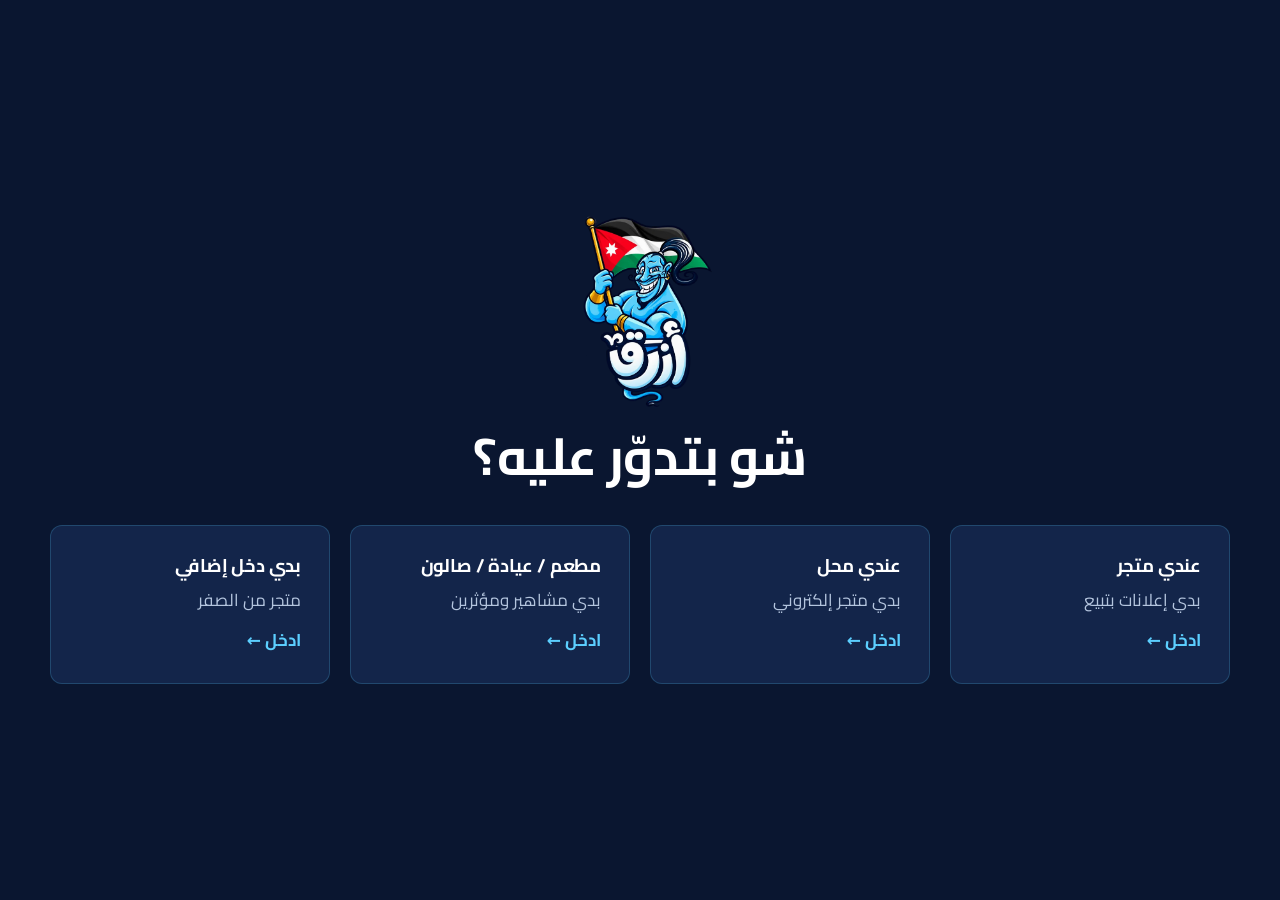
<file: index.html>
<!doctype html>
<html lang="ar" dir="rtl">
<head>
<meta charset="utf-8">
<meta name="viewport" content="width=device-width,initial-scale=1">
<title>أزرق الأردن | مكتب عمّان</title>
<meta name="description" content="أزرق — تسويق رقمي، متاجر إلكترونية، ومشاهير. مكتبنا بعمّان.">
<meta name="robots" content="noindex">
<link rel="icon" href="/assets/img/favicon.png">
<link rel="preconnect" href="https://fonts.googleapis.com"><link rel="preconnect" href="https://fonts.gstatic.com" crossorigin>
<link href="https://fonts.googleapis.com/css2?family=Cairo:wght@400;500;600;700;800&display=swap" rel="stylesheet">
<link rel="stylesheet" href="/assets/css/style.css">
</head>
<body data-page="hub">
<main class="hub">
  <div class="wrap">
    <img class="logo" src="/assets/img/logo.webp" alt="أزرق">
    <h1>شو بتدوّر عليه؟</h1>
    <div class="grid g4">
      <a class="card" href="/stores"><h3>عندي متجر</h3><p>بدي إعلانات بتبيع</p><span class="go">ادخل ←</span></a>
      <a class="card" href="/shops"><h3>عندي محل</h3><p>بدي متجر إلكتروني</p><span class="go">ادخل ←</span></a>
      <a class="card" href="/influencers"><h3>مطعم / عيادة / صالون</h3><p>بدي مشاهير ومؤثرين</p><span class="go">ادخل ←</span></a>
      <a class="card" href="/start"><h3>بدي دخل إضافي</h3><p>متجر من الصفر</p><span class="go">ادخل ←</span></a>
    </div>
  </div>
</main>
</body>
</html>
</file>
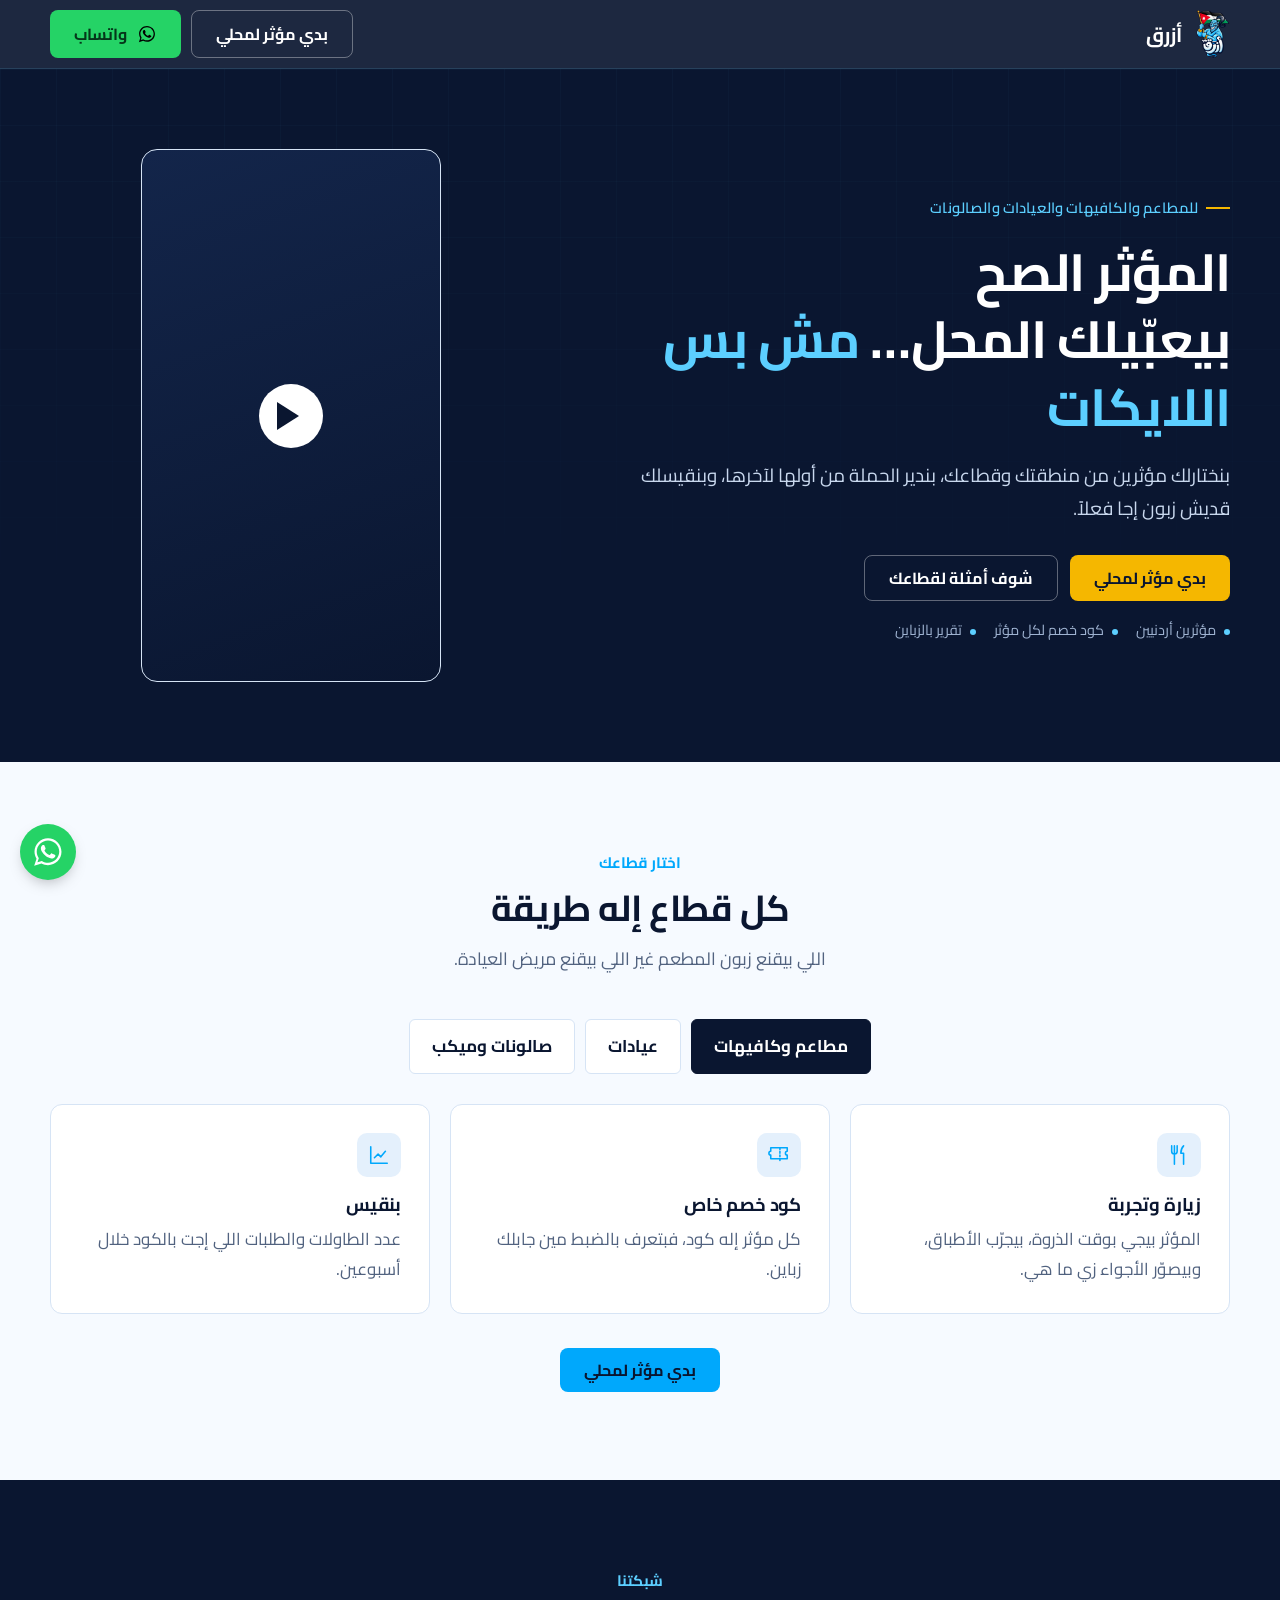
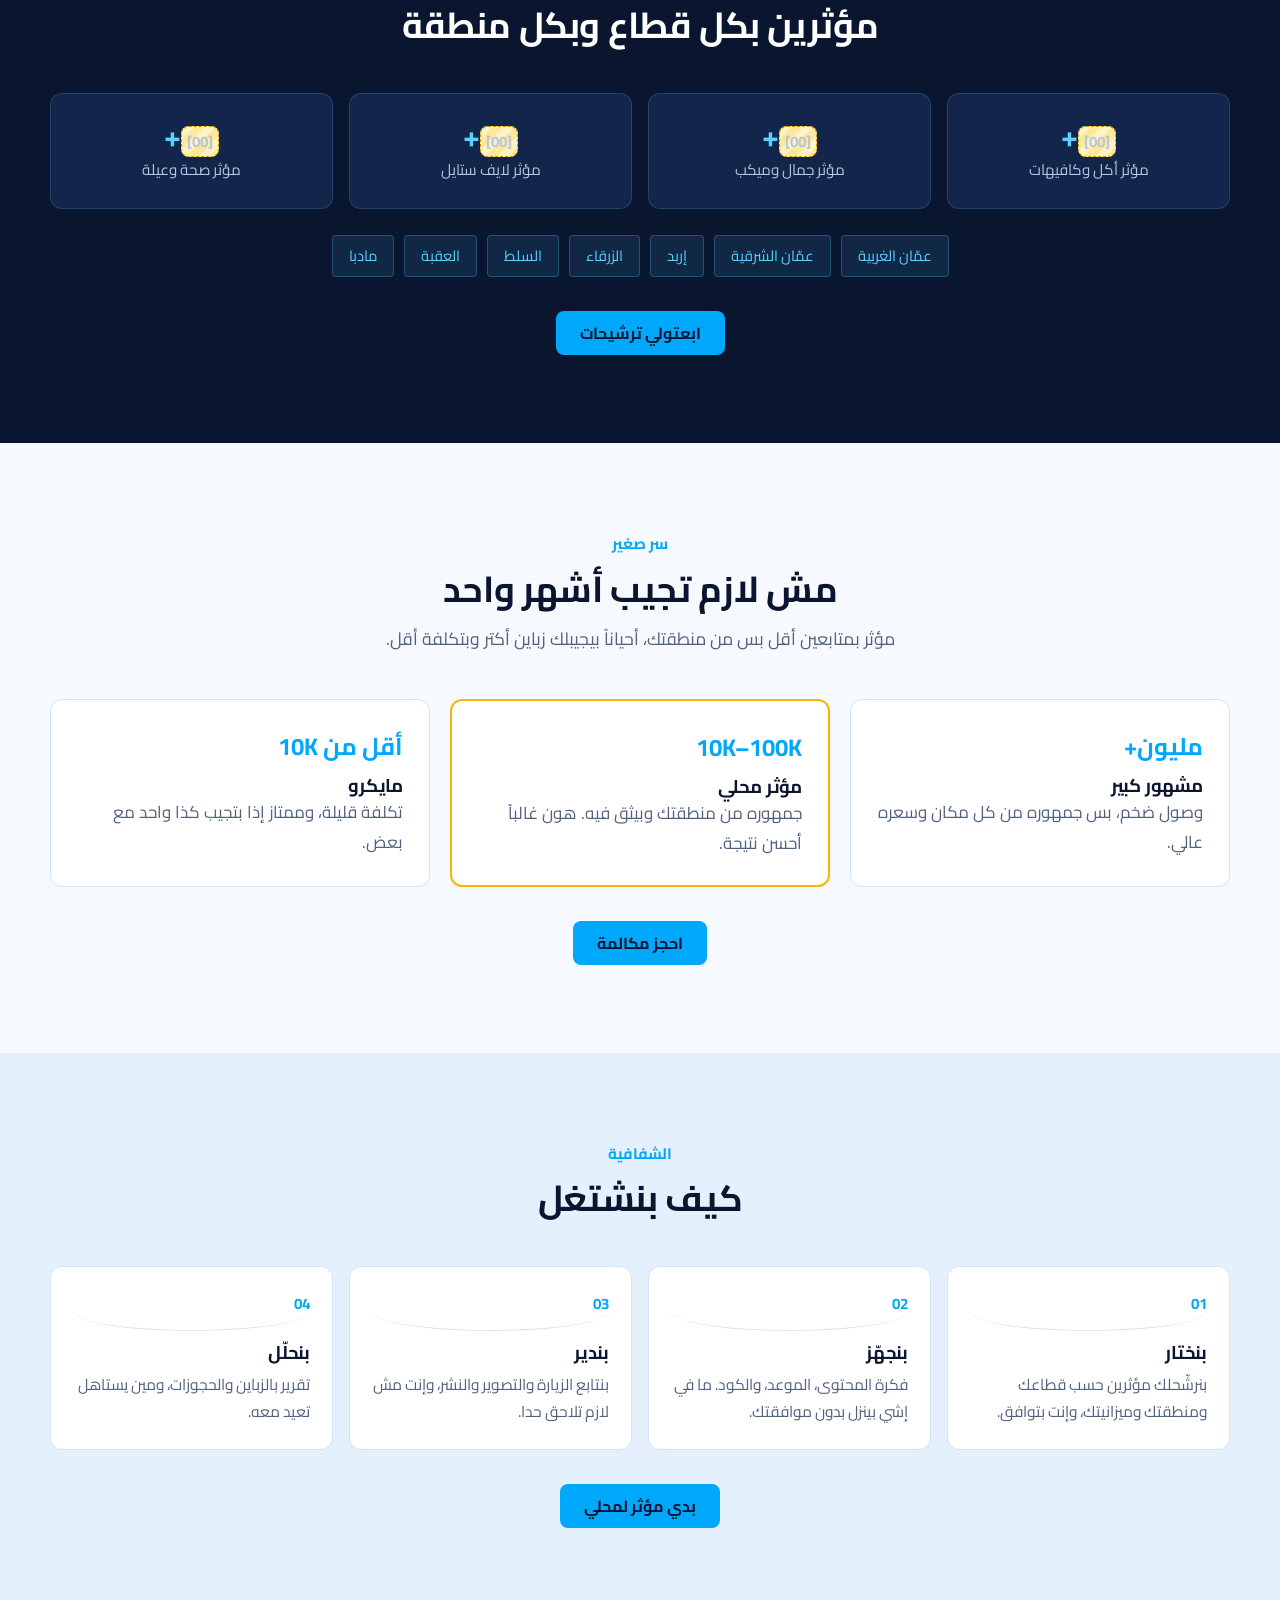
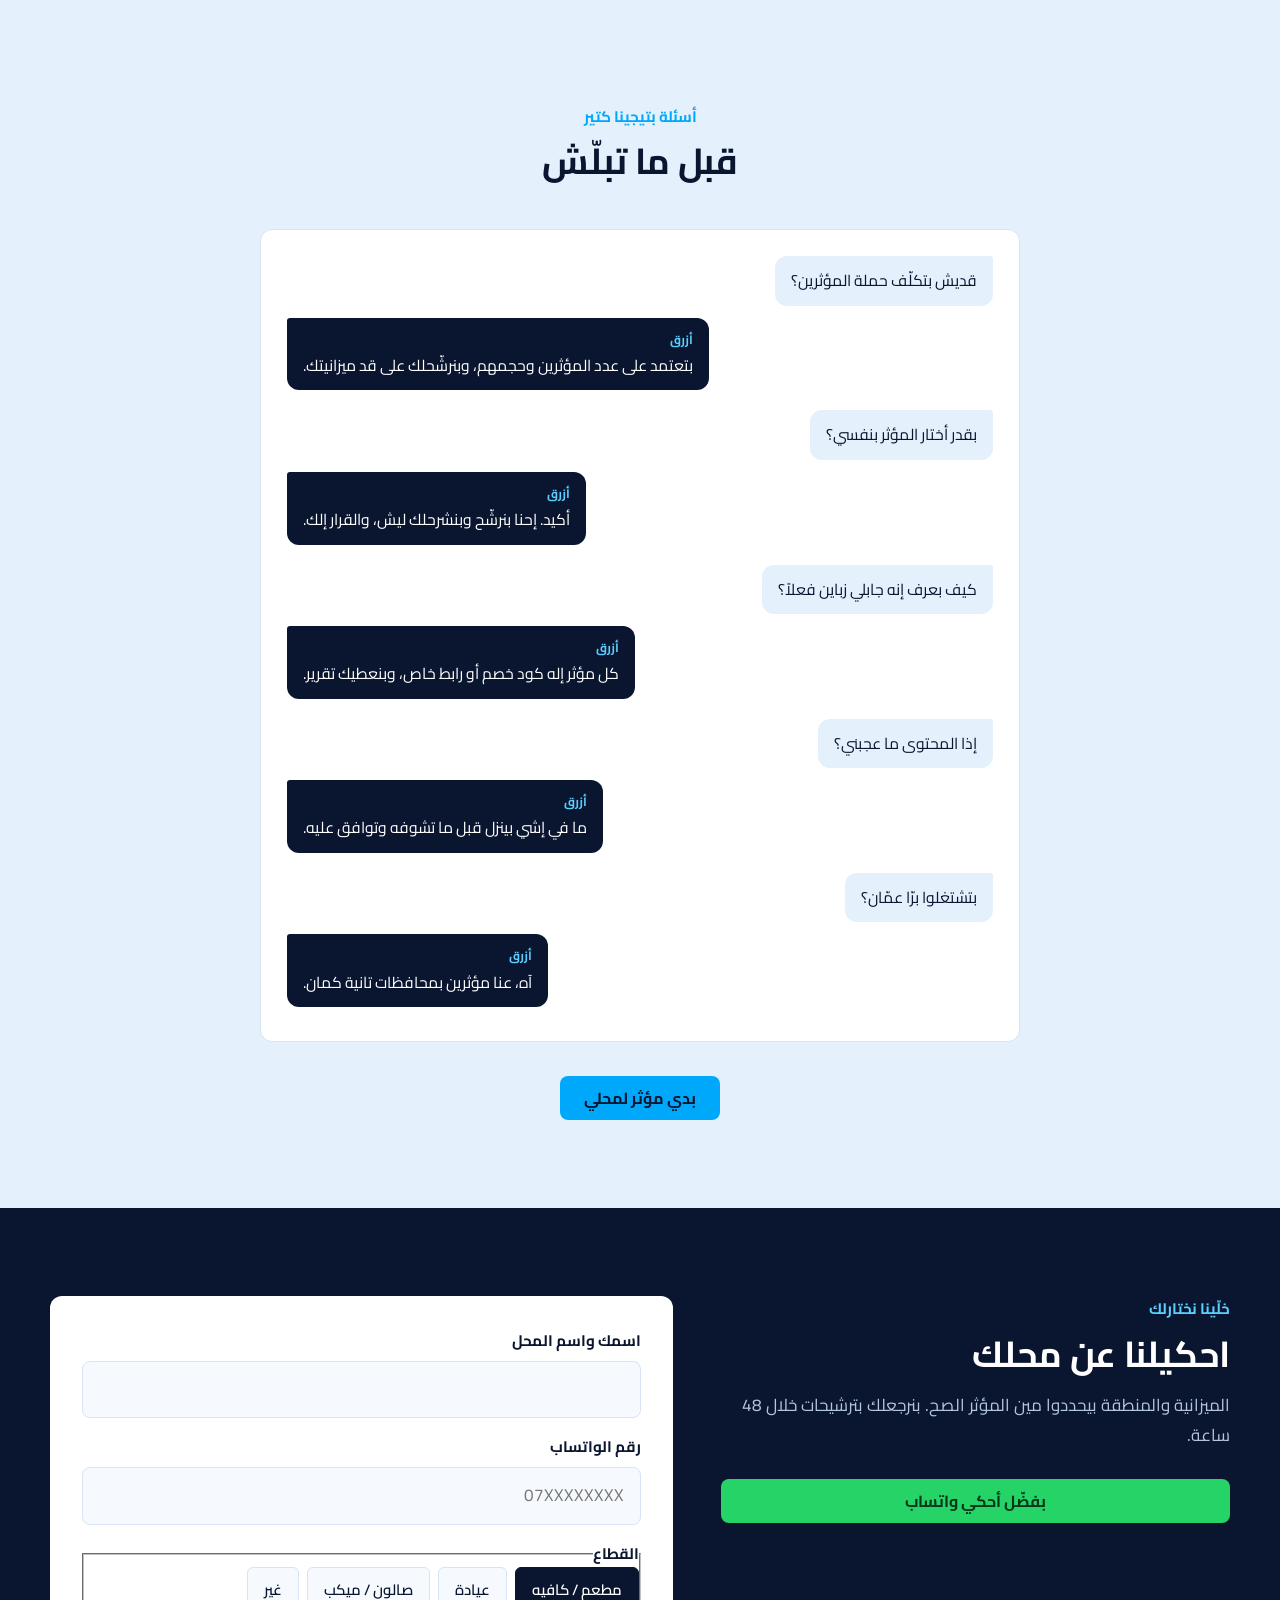
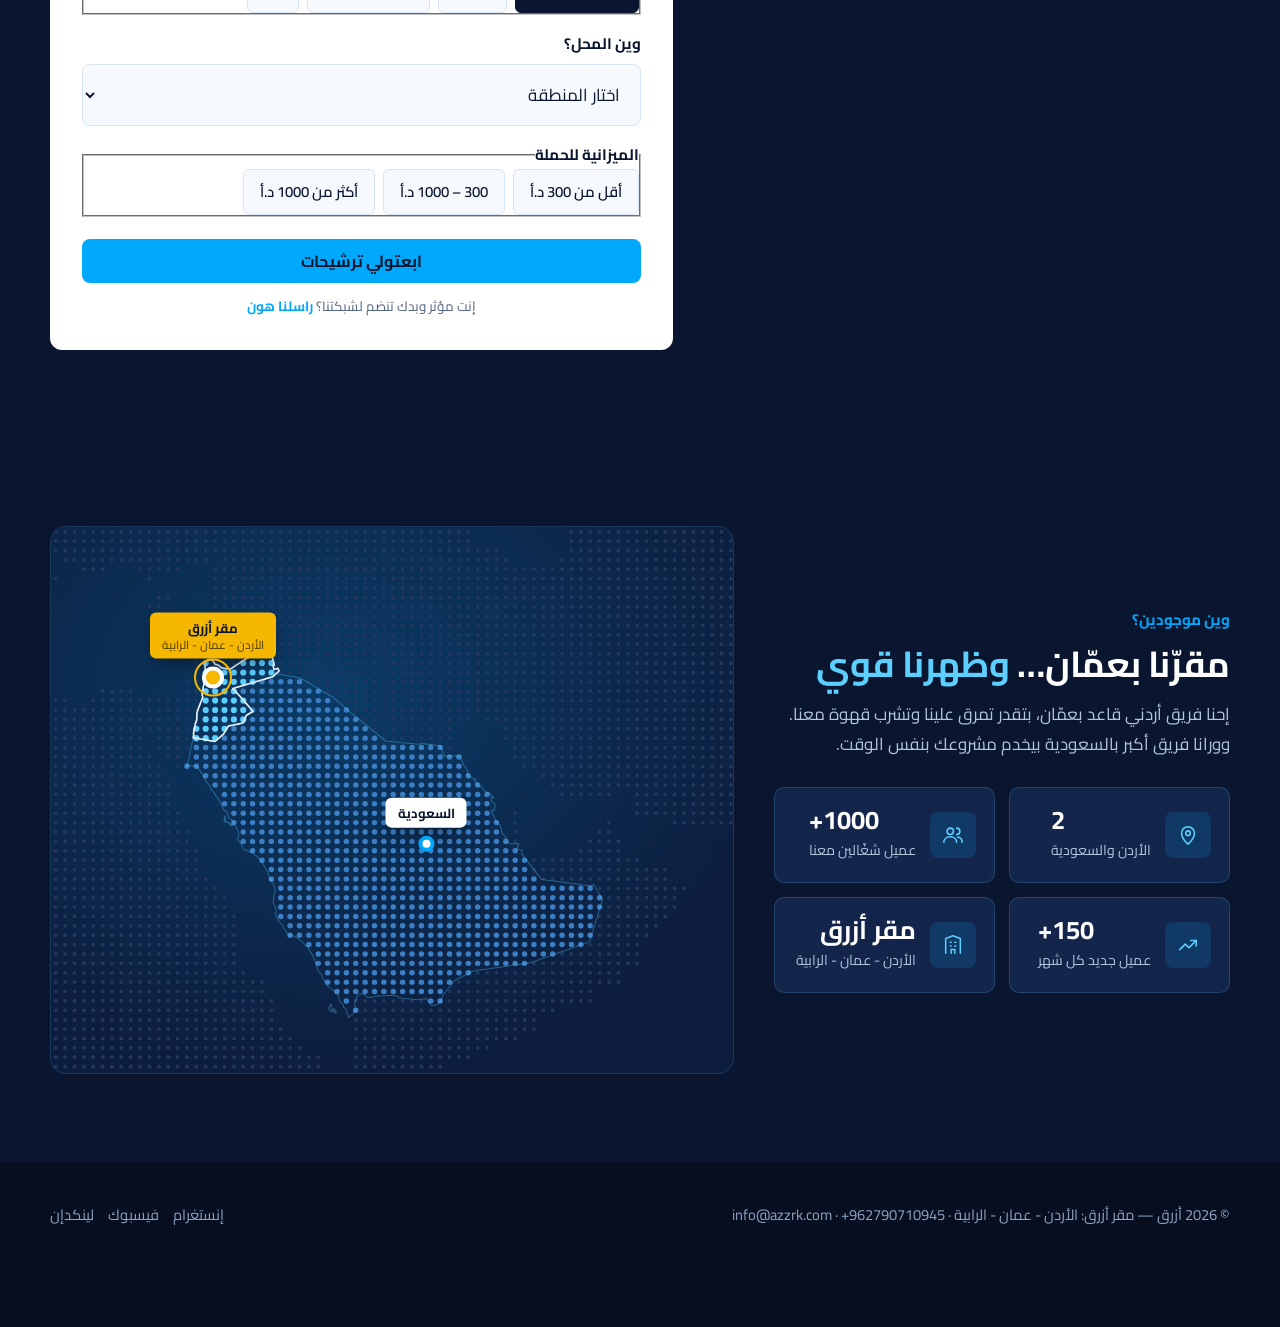
<file: influencers/index.html>
<!doctype html>
<html lang="ar" dir="rtl">
<head>
<meta charset="utf-8">
<meta name="viewport" content="width=device-width,initial-scale=1">
<title>أزرق | مشاهير ومؤثرين بيجيبولك زباين مش لايكات</title>
<meta name="description" content="مطعم، كافيه، عيادة أو صالون بالأردن؟ أزرق بتختارلك المؤثر الصح لمنطقتك وقطاعك وبتقيس الزباين اللي إجوا.">
<meta property="og:title" content="المؤثر الصح بيعبّيلك المحل — أزرق عمّان">
<meta property="og:image" content="/assets/img/logo.webp">
<link rel="icon" href="/assets/img/favicon.png">
<link rel="preconnect" href="https://fonts.googleapis.com"><link rel="preconnect" href="https://fonts.gstatic.com" crossorigin>
<link href="https://fonts.googleapis.com/css2?family=Cairo:wght@400;500;600;700;800&display=swap" rel="stylesheet">
<link rel="stylesheet" href="/assets/css/style.css">
</head>
<body data-page="influencers" data-cta="بدي مؤثر لمحلي" data-wa="مرحبا أزرق، بدي حملة مؤثرين لمحلي">

<div id="site-head"></div>

<!-- 1. الهيرو مع فيديو -->
<section class="hero">
  <div class="wrap">
    <div>
      <span class="eyebrow">للمطاعم والكافيهات والعيادات والصالونات</span>
      <h1>المؤثر الصح<br>بيعبّيلك المحل… <em>مش بس اللايكات</em></h1>
      <p class="lead">بنختارلك مؤثرين من منطقتك وقطاعك، بندير الحملة من أولها لآخرها، وبنقيسلك قديش زبون إجا فعلاً.</p>
      <div class="ctas">
        <a class="btn btn-gold" href="#form">بدي مؤثر لمحلي</a>
        <a class="btn btn-ghost" href="#sectors">شوف أمثلة لقطاعك</a>
      </div>
      <div class="micro"><span>مؤثرين أردنيين</span><span>كود خصم لكل مؤثر</span><span>تقرير بالزباين</span></div>
    </div>
    <div class="video-frame reveal" style="max-width:300px">
      <!-- فيديو 9:16 لمؤثر بزور مطعم/عيادة عميل حقيقي -->
      <span class="play" aria-hidden="true"></span>
    </div>
  </div>
</section>

<!-- 2. اختار قطاعك -->
<section id="sectors">
  <div class="wrap" data-tabs>
    <div class="sec-head center reveal"><span class="kicker">اختار قطاعك</span><h2>كل قطاع إله طريقة</h2><p>اللي بيقنع زبون المطعم غير اللي بيقنع مريض العيادة.</p></div>
    <div class="tabs" role="tablist">
      <button role="tab" aria-selected="true" aria-controls="t-food" data-sector="مطعم / كافيه">مطاعم وكافيهات</button>
      <button role="tab" aria-selected="false" aria-controls="t-clinic" data-sector="عيادة">عيادات</button>
      <button role="tab" aria-selected="false" aria-controls="t-salon" data-sector="صالون / ميكب">صالونات وميكب</button>
    </div>
    <div class="tab-panel grid g3 active" id="t-food" role="tabpanel">
      <div class="card"><div class="icon" data-i="utensils"></div><h3>زيارة وتجربة</h3><p>المؤثر بيجي بوقت الذروة، بيجرّب الأطباق، وبيصوّر الأجواء زي ما هي.</p></div>
      <div class="card"><div class="icon" data-i="ticket"></div><h3>كود خصم خاص</h3><p>كل مؤثر إله كود، فبتعرف بالضبط مين جابلك زباين.</p></div>
      <div class="card"><div class="icon" data-i="chart"></div><h3>بنقيس</h3><p>عدد الطاولات والطلبات اللي إجت بالكود خلال أسبوعين.</p></div>
    </div>
    <div class="tab-panel grid g3" id="t-clinic" role="tabpanel">
      <div class="card"><div class="icon" data-i="stethoscope"></div><h3>تجربة حقيقية</h3><p>المؤثر بيحكي عن تجربته مع الطبيب والخدمة، بدون مبالغة وبدون وعود طبية.</p></div>
      <div class="card"><div class="icon" data-i="calendar"></div><h3>حجز مباشر</h3><p>رابط حجز أو واتساب بالستوري، عشان المتابع يحجز وهو متحمّس.</p></div>
      <div class="card"><div class="icon" data-i="chart"></div><h3>بنقيس</h3><p>عدد الحجوزات والاستشارات اللي إجت من كل مؤثر.</p></div>
    </div>
    <div class="tab-panel grid g3" id="t-salon" role="tabpanel">
      <div class="card"><div class="icon" data-i="sparkle"></div><h3>قبل وبعد</h3><p>محتوى بيورجي الشغل الحقيقي، أقوى إشي بيقنع بقطاع الجمال.</p></div>
      <div class="card"><div class="icon" data-i="message"></div><h3>رسايل جاهزة</h3><p>زر واتساب برسالة جاهزة، المتابعة بتحجز بكبسة.</p></div>
      <div class="card"><div class="icon" data-i="chart"></div><h3>بنقيس</h3><p>عدد المواعيد اللي انحجزت بالكود أو الرسالة.</p></div>
    </div>
    <div class="sec-cta"><a class="btn btn-primary" href="#form">بدي مؤثر لمحلي</a></div>
  </div>
</section>

<!-- 3. شبكة المؤثرين -->
<section class="bg-navy">
  <div class="wrap">
    <div class="sec-head center reveal"><span class="kicker">شبكتنا</span><h2>مؤثرين بكل قطاع وبكل منطقة</h2></div>
    <div class="net reveal">
      <div><b><span class="todo">[00]</span>+</b><span>مؤثر أكل وكافيهات</span></div>
      <div><b><span class="todo">[00]</span>+</b><span>مؤثر جمال وميكب</span></div>
      <div><b><span class="todo">[00]</span>+</b><span>مؤثر لايف ستايل</span></div>
      <div><b><span class="todo">[00]</span>+</b><span>مؤثر صحة وعيلة</span></div>
    </div>
    <div class="areas reveal">
      <span>عمّان الغربية</span><span>عمّان الشرقية</span><span>إربد</span><span>الزرقاء</span><span>السلط</span><span>العقبة</span><span>مادبا</span>
    </div>
    <div class="sec-cta"><a class="btn btn-primary" href="#form">ابعتولي ترشيحات</a></div>
  </div>
</section>

<!-- 4. مش لازم أشهر واحد -->
<section>
  <div class="wrap">
    <div class="sec-head center reveal"><span class="kicker">سر صغير</span><h2>مش لازم تجيب أشهر واحد</h2><p>مؤثر بمتابعين أقل بس من منطقتك، أحياناً بيجيبلك زباين أكتر وبتكلفة أقل.</p></div>
    <div class="grid g3">
      <div class="tier reveal"><div class="ring">مليون+</div><h3>مشهور كبير</h3><p style="color:var(--muted)">وصول ضخم، بس جمهوره من كل مكان وسعره عالي.</p></div>
      <div class="tier best reveal"><div class="ring">10K–100K</div><h3>مؤثر محلي</h3><p style="color:var(--muted)">جمهوره من منطقتك وبيثق فيه. هون غالباً أحسن نتيجة.</p></div>
      <div class="tier reveal"><div class="ring">أقل من 10K</div><h3>مايكرو</h3><p style="color:var(--muted)">تكلفة قليلة، وممتاز إذا بتجيب كذا واحد مع بعض.</p></div>
    </div>
    <div class="sec-cta"><a class="btn btn-primary" href="#form">احجز مكالمة</a></div>
  </div>
</section>

<!-- 5. كيف بنشتغل -->
<section class="bg-ice">
  <div class="wrap">
    <div class="sec-head center reveal"><span class="kicker">الشفافية</span><h2>كيف بنشتغل</h2></div>
    <div class="steps">
      <div class="step reveal"><h3>بنختار</h3><p>بنرشّحلك مؤثرين حسب قطاعك ومنطقتك وميزانيتك، وإنت بتوافق.</p></div>
      <div class="step reveal"><h3>بنجهّز</h3><p>فكرة المحتوى، الموعد، والكود. ما في إشي بينزل بدون موافقتك.</p></div>
      <div class="step reveal"><h3>بندير</h3><p>بنتابع الزيارة والتصوير والنشر، وإنت مش لازم تلاحق حدا.</p></div>
      <div class="step reveal"><h3>بنحلّل</h3><p>تقرير بالزباين والحجوزات، ومين يستاهل تعيد معه.</p></div>
    </div>
    <div class="sec-cta"><a class="btn btn-primary" href="#form">بدي مؤثر لمحلي</a></div>
  </div>
</section>


<!-- 7. أسئلة شائعة -->
<section class="bg-ice">
  <div class="wrap">
    <div class="sec-head center reveal"><span class="kicker">أسئلة بتيجينا كتير</span><h2>قبل ما تبلّش</h2></div>
    <div class="chat">
      <div class="msg ask">قديش بتكلّف حملة المؤثرين؟</div>
      <div class="msg reply">بتعتمد على عدد المؤثرين وحجمهم، وبنرشّحلك على قد ميزانيتك.</div>
      <div class="msg ask">بقدر أختار المؤثر بنفسي؟</div>
      <div class="msg reply">أكيد. إحنا بنرشّح وبنشرحلك ليش، والقرار إلك.</div>
      <div class="msg ask">كيف بعرف إنه جابلي زباين فعلاً؟</div>
      <div class="msg reply">كل مؤثر إله كود خصم أو رابط خاص، وبنعطيك تقرير.</div>
      <div class="msg ask">إذا المحتوى ما عجبني؟</div>
      <div class="msg reply">ما في إشي بينزل قبل ما تشوفه وتوافق عليه.</div>
      <div class="msg ask">بتشتغلوا برّا عمّان؟</div>
      <div class="msg reply">آه، عنا مؤثرين بمحافظات تانية كمان.</div>
    </div>
    <div class="sec-cta"><a class="btn btn-primary" href="#form">بدي مؤثر لمحلي</a></div>
  </div>
</section>

<!-- 8. الفورم -->
<section class="bg-navy form-sec" id="form">
  <div class="wrap">
    <div class="form-side reveal">
      <span class="kicker">خلّينا نختارلك</span>
      <h2>احكيلنا عن محلك</h2>
      <p>الميزانية والمنطقة بيحددوا مين المؤثر الصح. بنرجعلك بترشيحات خلال 48 ساعة.</p>
      <div class="contact-alt"><a class="btn btn-wa" data-wa href="#">بفضّل أحكي واتساب</a></div>
    </div>
    <div class="lead-form reveal">
      <form novalidate data-wa-intro="مرحبا أزرق، بدي حملة مؤثرين:">
        <input type="hidden" name="service" value="مشاهير ومؤثرين">
        <div class="field" data-required><label for="f-name">اسمك واسم المحل</label><input id="f-name" name="name"><span class="err">اكتب الاسم</span></div>
        <div class="field" data-required><label for="f-phone">رقم الواتساب</label><input id="f-phone" name="phone" type="tel" inputmode="tel" placeholder="07XXXXXXXX"><span class="err">اكتب رقم أردني صحيح (07…)</span></div>
        <fieldset class="field chips-field" data-required>
          <legend>القطاع</legend>
          <div class="chips">
            <label><input type="radio" name="sector" value="مطعم / كافيه" checked><span>مطعم / كافيه</span></label>
            <label><input type="radio" name="sector" value="عيادة"><span>عيادة</span></label>
            <label><input type="radio" name="sector" value="صالون / ميكب"><span>صالون / ميكب</span></label>
            <label><input type="radio" name="sector" value="غير"><span>غير</span></label>
          </div><span class="err">اختار وحدة</span>
        </fieldset>
        <div class="field" data-required>
          <label for="f-area">وين المحل؟</label>
          <select id="f-area" name="area"><option value="">اختار المنطقة</option><option>عمّان الغربية</option><option>عمّان الشرقية</option><option>إربد</option><option>الزرقاء</option><option>السلط</option><option>العقبة</option><option>غير</option></select>
          <span class="err">اختار المنطقة</span>
        </div>
        <fieldset class="field chips-field" data-required>
          <legend>الميزانية للحملة</legend>
          <div class="chips">
            <label><input type="radio" name="budget" value="أقل من 300 دينار"><span>أقل من 300 د.أ</span></label>
            <label><input type="radio" name="budget" value="300 - 1000 دينار"><span>300 – 1000 د.أ</span></label>
            <label><input type="radio" name="budget" value="أكثر من 1000 دينار"><span>أكثر من 1000 د.أ</span></label>
          </div><span class="err">اختار وحدة</span>
        </fieldset>
        <button class="btn btn-primary" type="submit">ابعتولي ترشيحات</button>
        <p class="form-foot">إنت مؤثر وبدك تنضم لشبكتنا؟ <a data-wa data-wa-msg="مرحبا أزرق، أنا مؤثر وبدي أنضم لشبكتكم" href="#" style="color:var(--blue);font-weight:700">راسلنا هون</a></p>
      </form>
      <div class="thanks">
        <img src="/assets/img/logo.webp" alt="">
        <h3>وصلنا!</h3>
        <p style="color:var(--muted);margin:8px 0 18px">بنبعتلك ترشيحات خلال 48 ساعة. بدك تسرّع؟ كمّل واتساب.</p>
        <a class="btn btn-wa" data-wa-final href="#" target="_blank" rel="noopener">كمّل على واتساب</a>
      </div>
    </div>
  </div>
</section>

<div id="map-section"></div>
<div id="site-foot"></div>
<script src="/assets/js/main.js" defer></script>
</body>
</html>
</file>
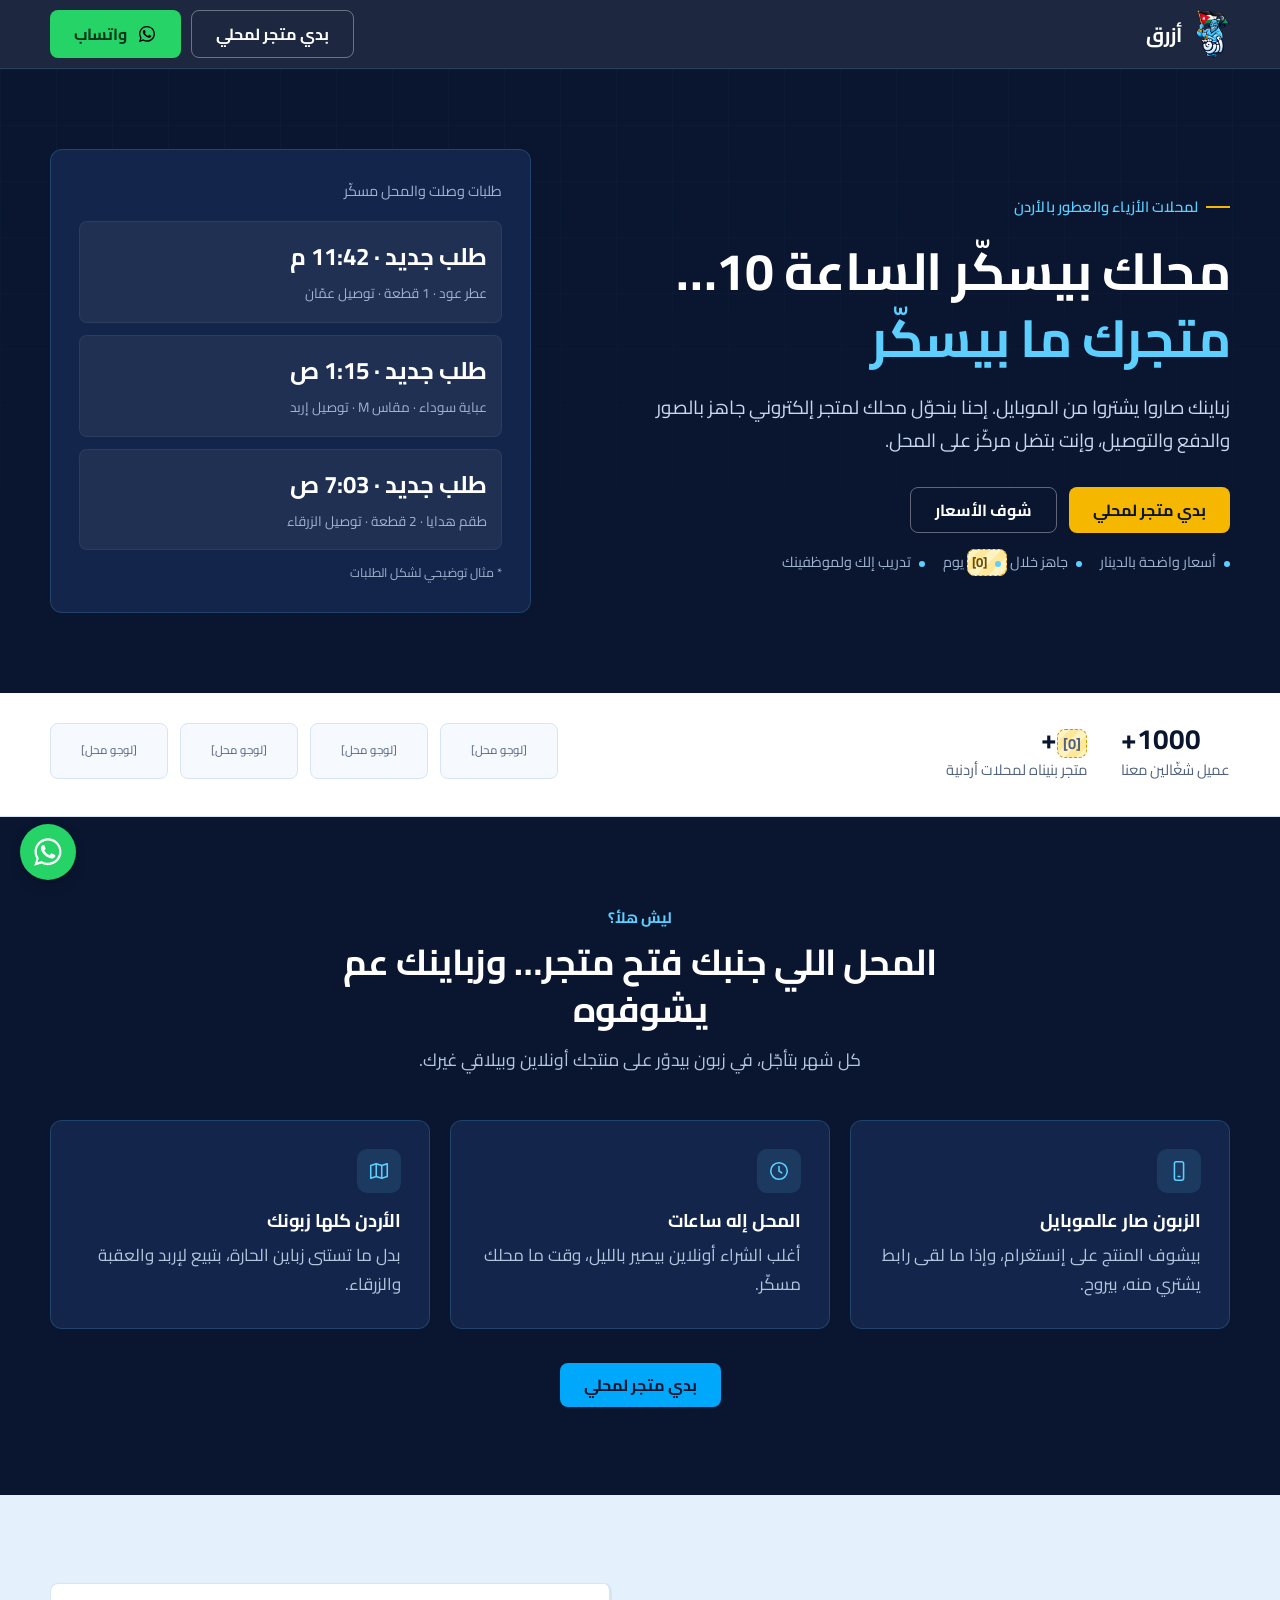
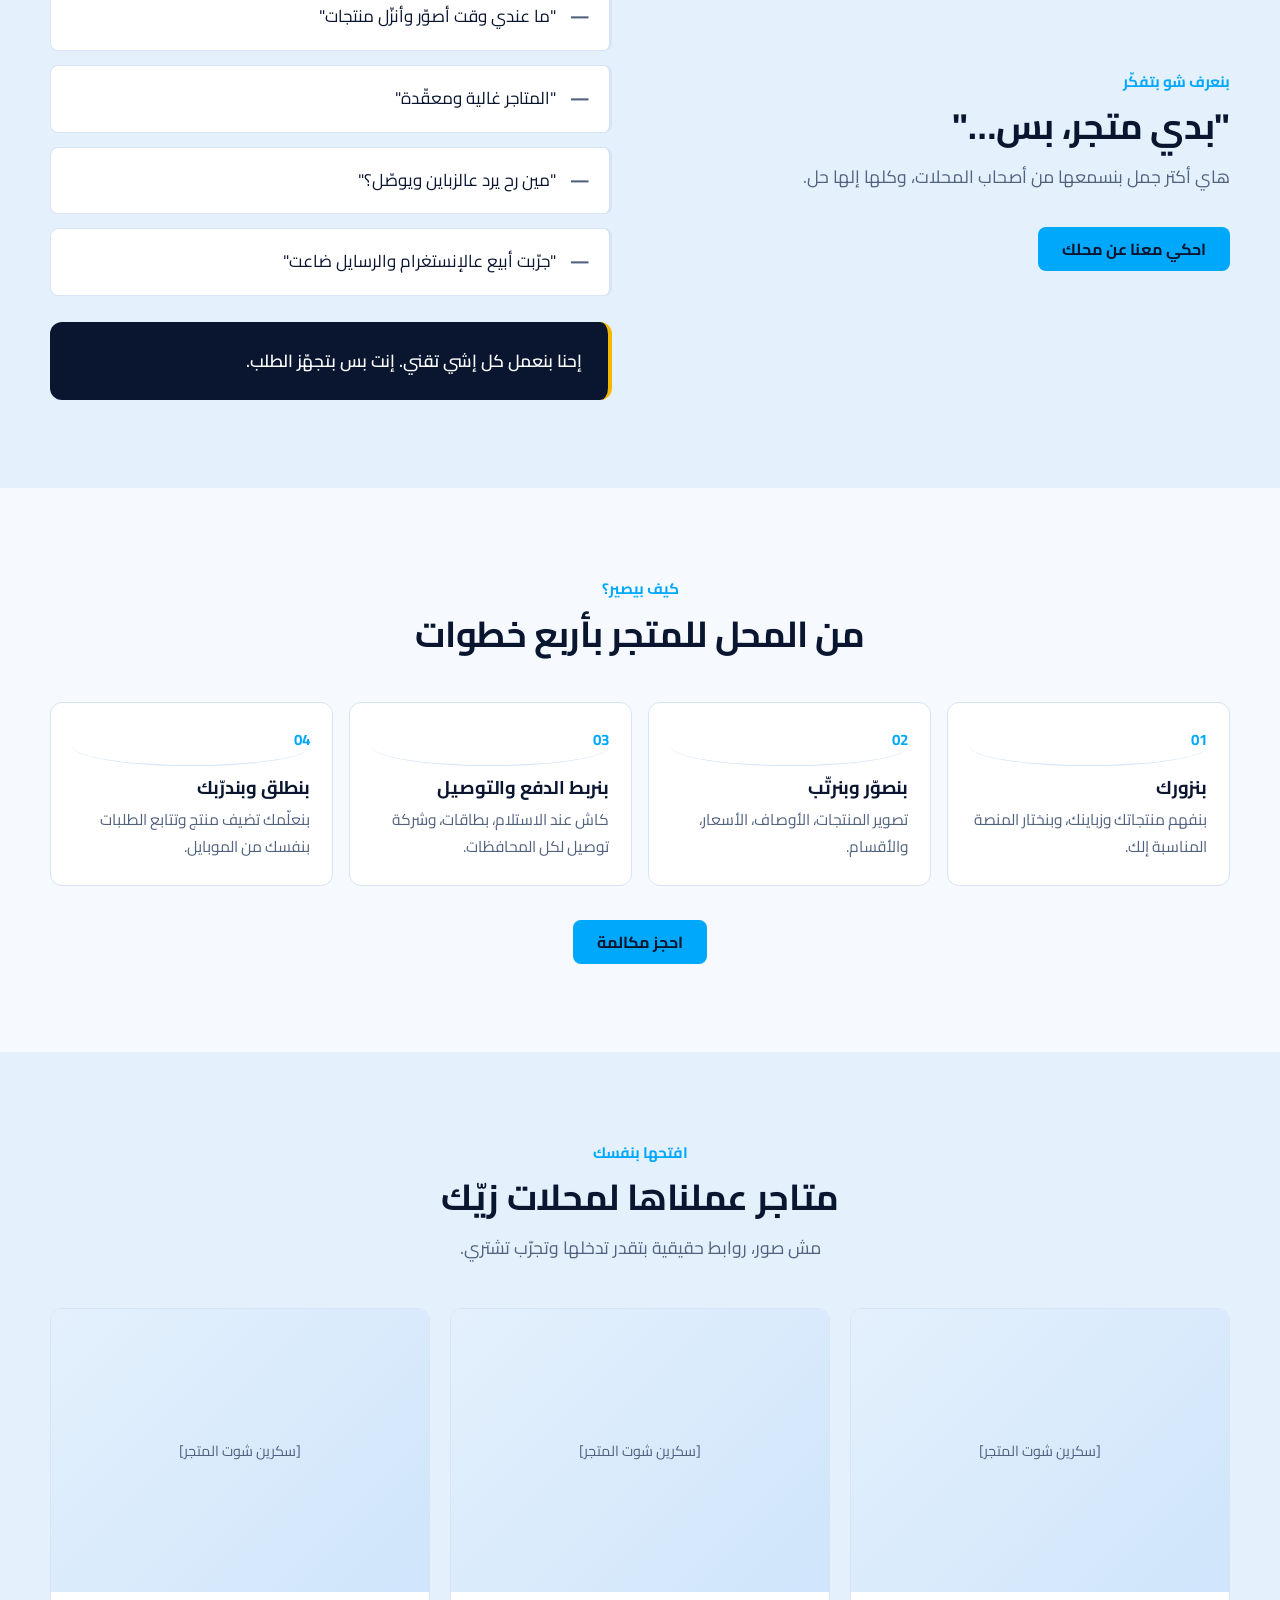
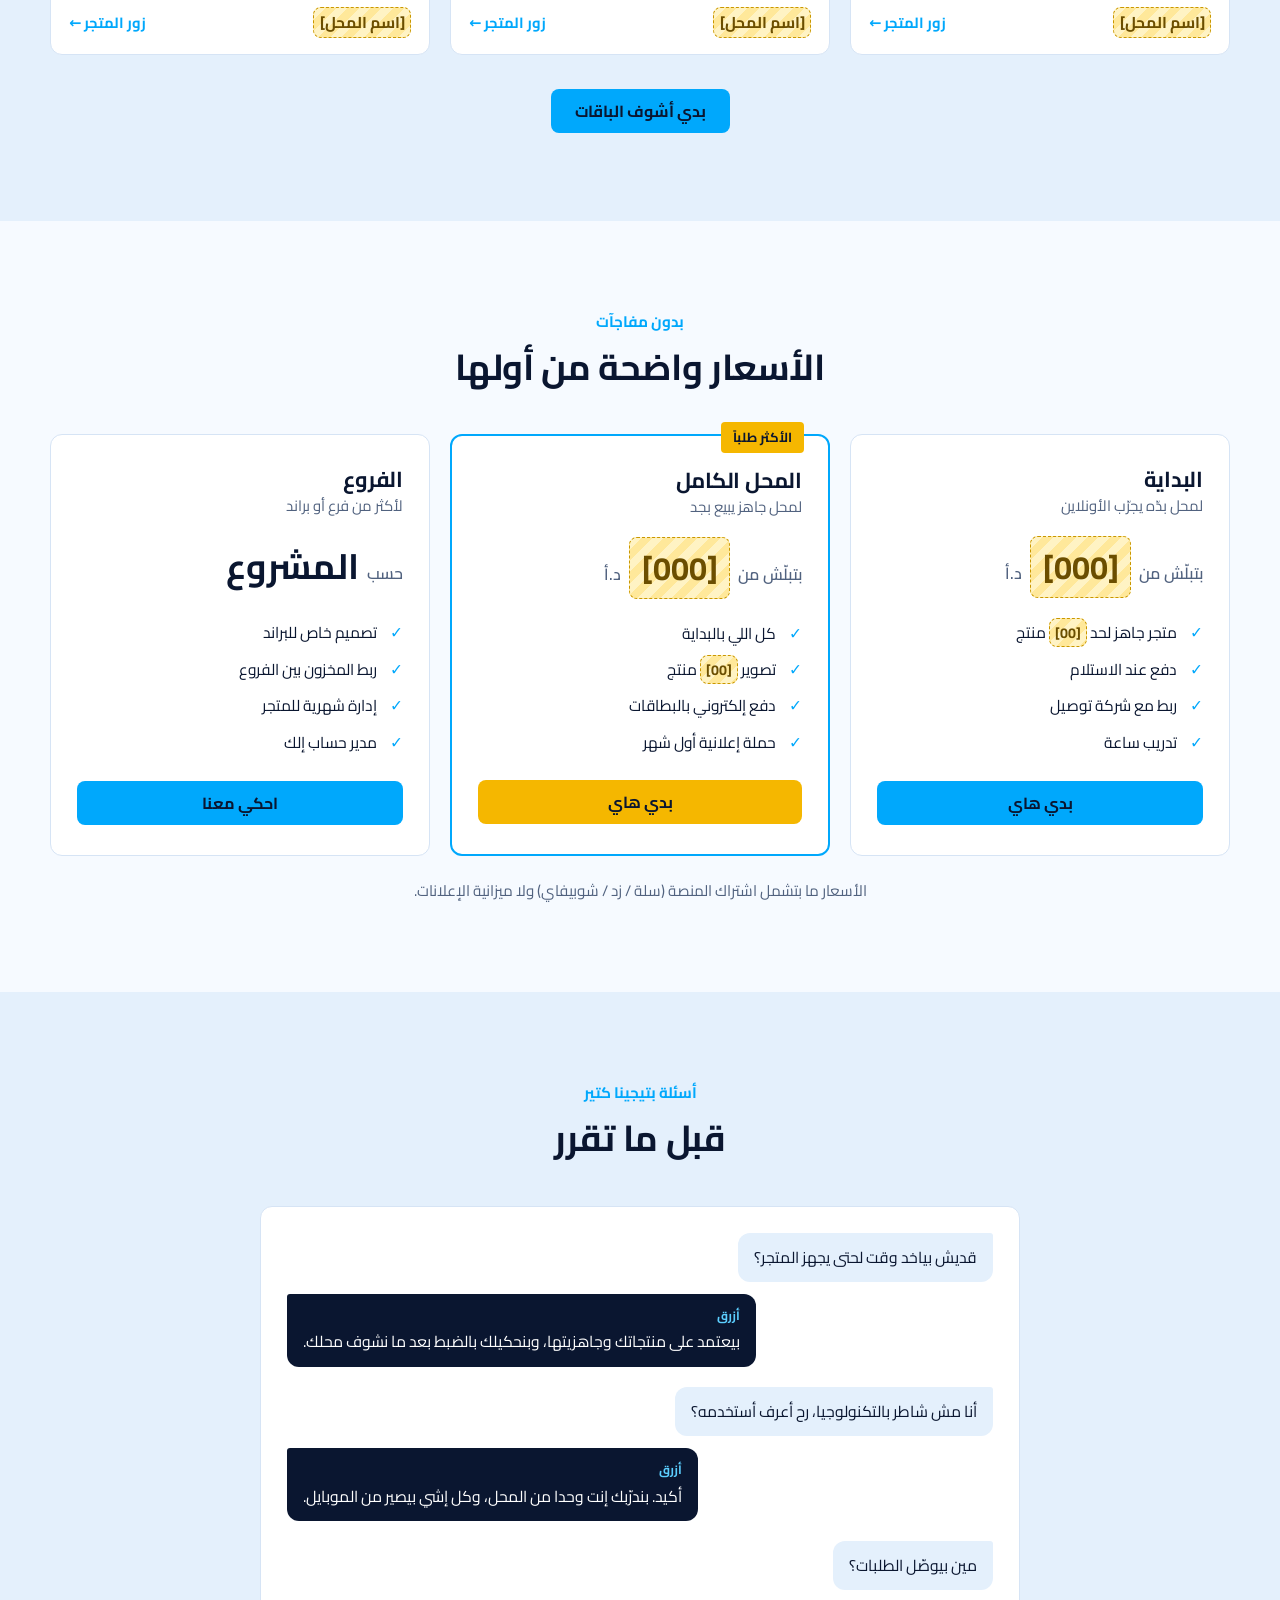
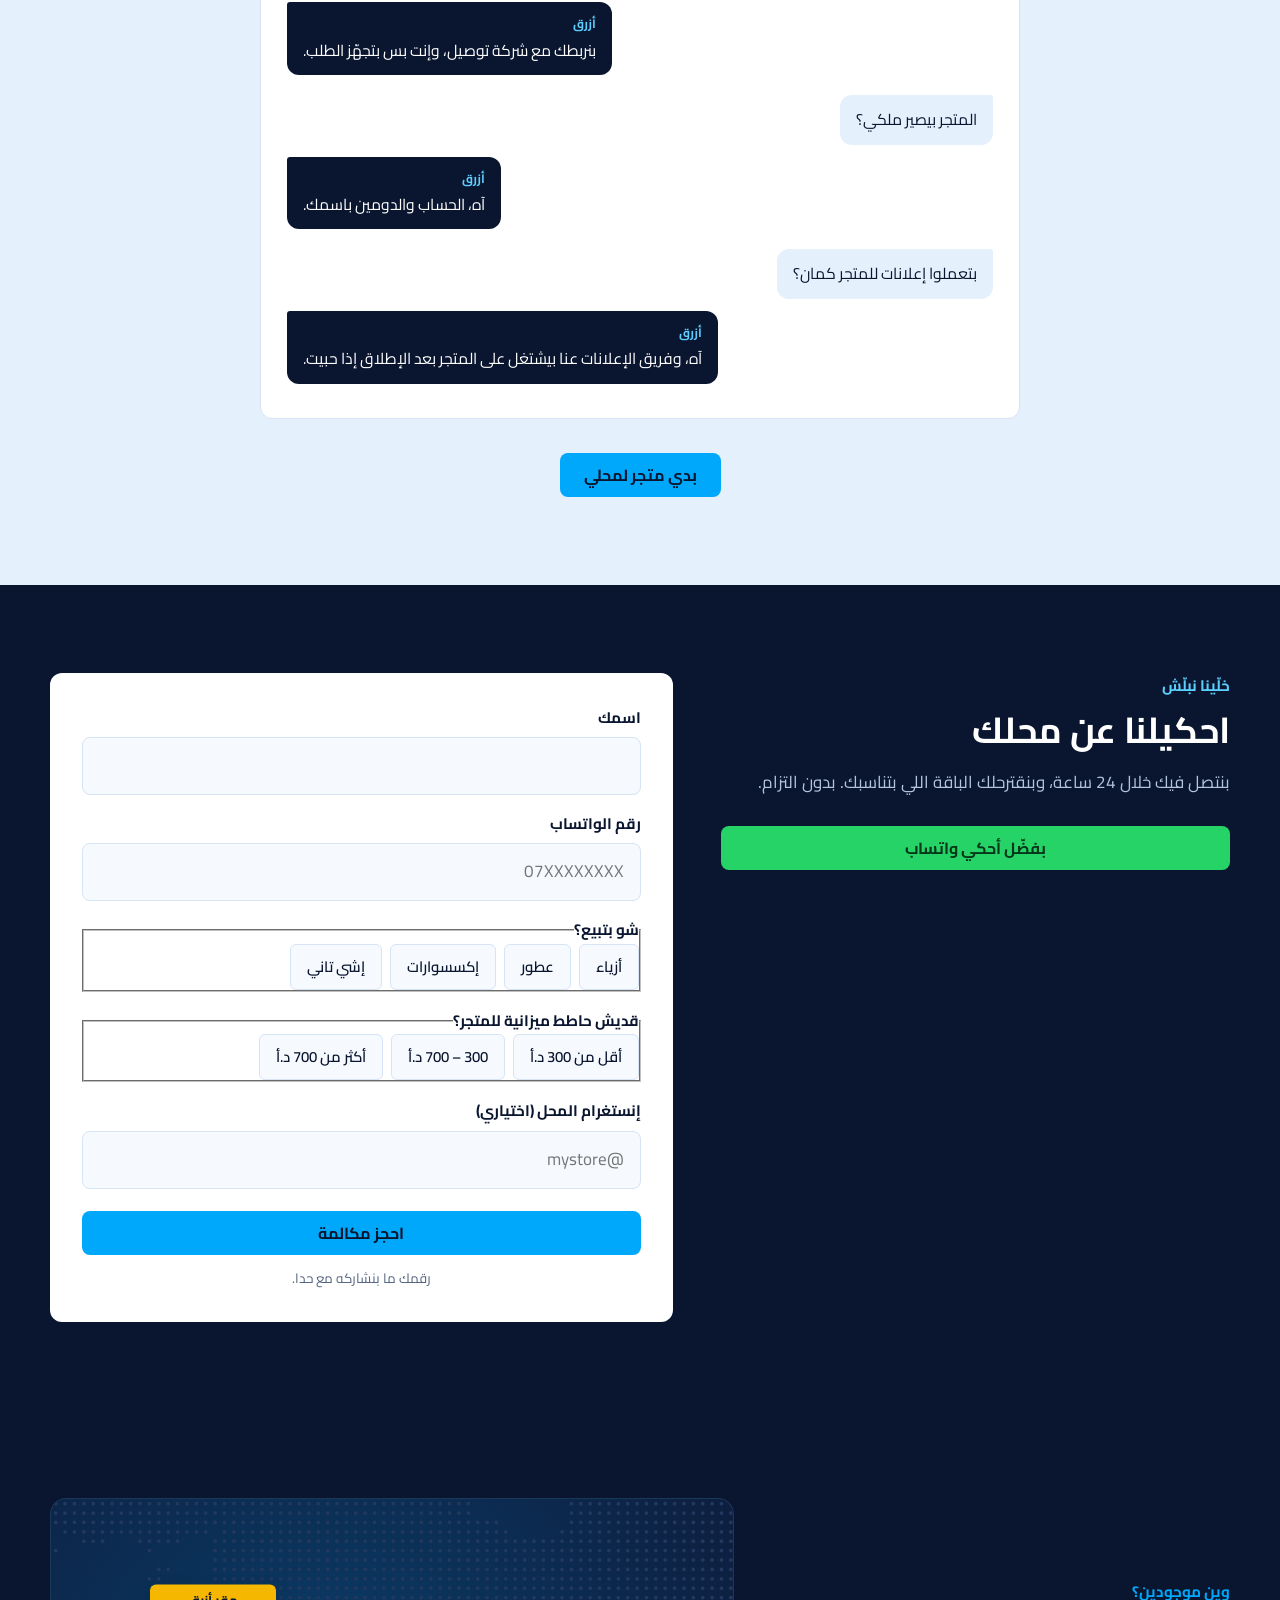
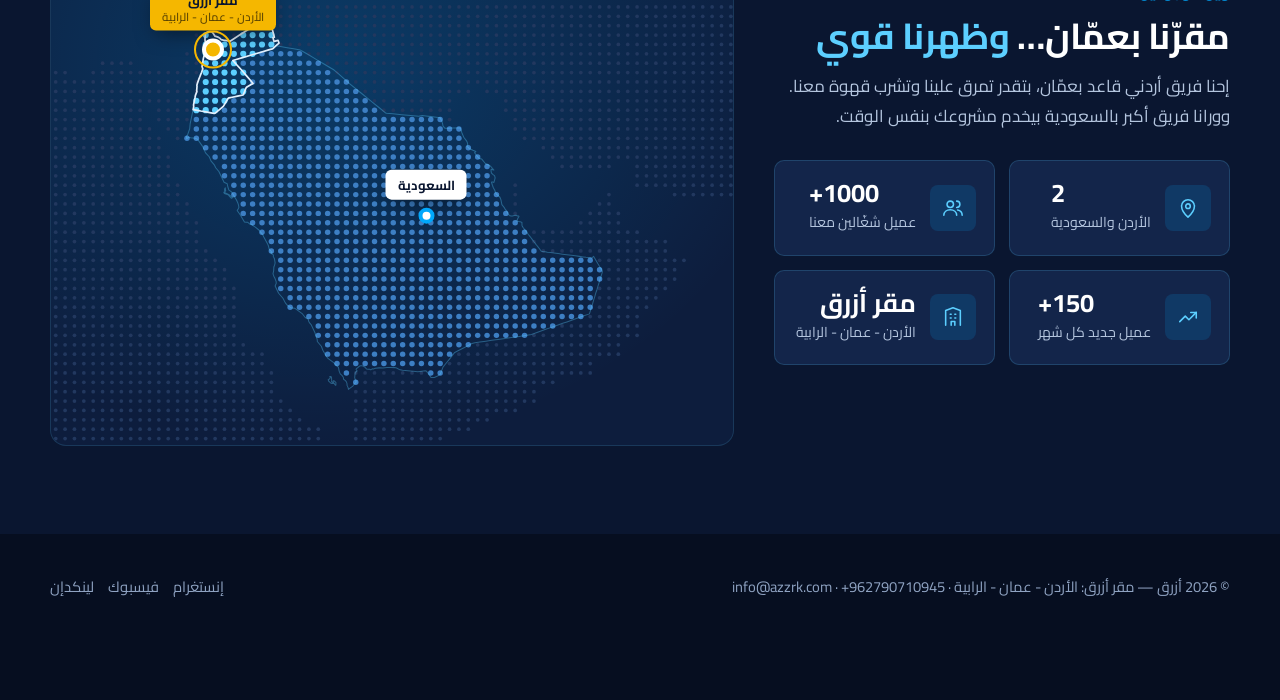
<file: shops/index.html>
<!doctype html>
<html lang="ar" dir="rtl">
<head>
<meta charset="utf-8">
<meta name="viewport" content="width=device-width,initial-scale=1">
<title>أزرق | حوّل محلك لمتجر إلكتروني بيبيع وإنت مسكّر</title>
<meta name="description" content="عندك محل أزياء أو عطور بالأردن؟ أزرق بتبنيلك متجر إلكتروني جاهز بالدفع والتوصيل، بأسعار واضحة بالدينار.">
<meta property="og:title" content="محلك بيسكّر الساعة 10… متجرك ما بيسكّر — أزرق عمّان">
<meta property="og:image" content="/assets/img/logo.webp">
<link rel="icon" href="/assets/img/favicon.png">
<link rel="preconnect" href="https://fonts.googleapis.com"><link rel="preconnect" href="https://fonts.gstatic.com" crossorigin>
<link href="https://fonts.googleapis.com/css2?family=Cairo:wght@400;500;600;700;800&display=swap" rel="stylesheet">
<link rel="stylesheet" href="/assets/css/style.css">
</head>
<body data-page="shops" data-cta="بدي متجر لمحلي" data-wa="مرحبا أزرق، عندي محل وبدي أعمل متجر إلكتروني">

<div id="site-head"></div>

<!-- 1. الهيرو -->
<section class="hero">
  <div class="wrap">
    <div>
      <span class="eyebrow">لمحلات الأزياء والعطور بالأردن</span>
      <h1>محلك بيسكّر الساعة 10…<br><em>متجرك ما بيسكّر</em></h1>
      <p class="lead">زباينك صاروا يشتروا من الموبايل. إحنا بنحوّل محلك لمتجر إلكتروني جاهز بالصور والدفع والتوصيل، وإنت بتضل مركّز على المحل.</p>
      <div class="ctas">
        <a class="btn btn-gold" href="#form">بدي متجر لمحلي</a>
        <a class="btn btn-ghost" href="#pricing">شوف الأسعار</a>
      </div>
      <div class="micro"><span>أسعار واضحة بالدينار</span><span>جاهز خلال <span class="todo">[0]</span> يوم</span><span>تدريب إلك ولموظفينك</span></div>
    </div>
    <div class="hero-card reveal">
      <img class="genie" src="/assets/img/logo.webp" alt="" aria-hidden="true">
      <div class="label">طلبات وصلت والمحل مسكّر</div>
      <div class="metric-row" style="grid-template-columns:1fr">
        <div class="metric"><b>طلب جديد · 11:42 م</b><span>عطر عود · 1 قطعة · توصيل عمّان</span></div>
        <div class="metric"><b>طلب جديد · 1:15 ص</b><span>عباية سوداء · مقاس M · توصيل إربد</span></div>
        <div class="metric"><b>طلب جديد · 7:03 ص</b><span>طقم هدايا · 2 قطعة · توصيل الزرقاء</span></div>
      </div>
      <p class="label" style="margin-top:12px;font-size:.78rem">* مثال توضيحي لشكل الطلبات</p>
    </div>
  </div>
</section>

<!-- 2. شريط ثقة: محلات زيّه -->
<div class="trust">
  <div class="wrap">
    <div class="trust-stats">
      <div><b class="num">+1000</b><span>عميل شغّالين معنا</span></div>
      <div><b><span class="todo">[0]</span>+</b><span>متجر بنيناه لمحلات أردنية</span></div>
    </div>
    <div class="logos">
      <div class="logo-slot">[لوجو محل]</div><div class="logo-slot">[لوجو محل]</div><div class="logo-slot">[لوجو محل]</div><div class="logo-slot">[لوجو محل]</div>
    </div>
  </div>
</div>

<!-- 3. ليش هلأ -->
<section class="bg-navy">
  <div class="wrap">
    <div class="sec-head center reveal">
      <span class="kicker">ليش هلأ؟</span>
      <h2>المحل اللي جنبك فتح متجر… وزباينك عم يشوفوه</h2>
      <p>كل شهر بتأجّل، في زبون بيدوّر على منتجك أونلاين وبيلاقي غيرك.</p>
    </div>
    <div class="grid g3">
      <div class="card reveal"><div class="icon" data-i="phone"></div><h3>الزبون صار عالموبايل</h3><p>بيشوف المنتج على إنستغرام، وإذا ما لقى رابط يشتري منه، بيروح.</p></div>
      <div class="card reveal"><div class="icon" data-i="clock"></div><h3>المحل إله ساعات</h3><p>أغلب الشراء أونلاين بيصير بالليل، وقت ما محلك مسكّر.</p></div>
      <div class="card reveal"><div class="icon" data-i="map"></div><h3>الأردن كلها زبونك</h3><p>بدل ما تستنى زباين الحارة، بتبيع لإربد والعقبة والزرقاء.</p></div>
    </div>
    <div class="sec-cta"><a class="btn btn-primary" href="#form">بدي متجر لمحلي</a></div>
  </div>
</section>

<!-- 4. الوجع -->
<section class="bg-ice">
  <div class="wrap split">
    <div class="sec-head reveal">
      <span class="kicker">بنعرف شو بتفكّر</span>
      <h2>"بدي متجر، بس…"</h2>
      <p>هاي أكتر جمل بنسمعها من أصحاب المحلات، وكلها إلها حل.</p>
      <div class="sec-cta"><a class="btn btn-primary" href="#form">احكي معنا عن محلك</a></div>
    </div>
    <div class="reveal">
      <div class="pain-list">
        <div class="pain">"ما عندي وقت أصوّر وأنزّل منتجات"</div>
        <div class="pain">"المتاجر غالية ومعقّدة"</div>
        <div class="pain">"مين رح يرد عالزباين ويوصّل؟"</div>
        <div class="pain">"جرّبت أبيع عالإنستغرام والرسايل ضاعت"</div>
      </div>
      <div class="pain-answer"><img src="/assets/img/logo.webp" alt="" aria-hidden="true"><span>إحنا بنعمل كل إشي تقني. إنت بس بتجهّز الطلب.</span></div>
    </div>
  </div>
</section>

<!-- 5. الرحلة -->
<section>
  <div class="wrap">
    <div class="sec-head center reveal"><span class="kicker">كيف بيصير؟</span><h2>من المحل للمتجر بأربع خطوات</h2></div>
    <div class="steps">
      <div class="step reveal"><h3>بنزورك</h3><p>بنفهم منتجاتك وزباينك، وبنختار المنصة المناسبة إلك.</p></div>
      <div class="step reveal"><h3>بنصوّر وبنرتّب</h3><p>تصوير المنتجات، الأوصاف، الأسعار، والأقسام.</p></div>
      <div class="step reveal"><h3>بنربط الدفع والتوصيل</h3><p>كاش عند الاستلام، بطاقات، وشركة توصيل لكل المحافظات.</p></div>
      <div class="step reveal"><h3>بنطلق وبندرّبك</h3><p>بنعلّمك تضيف منتج وتتابع الطلبات بنفسك من الموبايل.</p></div>
    </div>
    <div class="sec-cta"><a class="btn btn-primary" href="#form">احجز مكالمة</a></div>
  </div>
</section>

<!-- 6. نماذج متاجر -->
<section class="bg-ice">
  <div class="wrap">
    <div class="sec-head center reveal"><span class="kicker">افتحها بنفسك</span><h2>متاجر عملناها لمحلات زيّك</h2><p>مش صور، روابط حقيقية بتقدر تدخلها وتجرّب تشتري.</p></div>
    <div class="grid g3">
      <div class="store reveal"><div class="shot">[سكرين شوت المتجر]</div><div class="meta"><b><span class="todo">[اسم المحل]</span></b><a href="#" target="_blank" rel="noopener">زور المتجر ←</a></div></div>
      <div class="store reveal"><div class="shot">[سكرين شوت المتجر]</div><div class="meta"><b><span class="todo">[اسم المحل]</span></b><a href="#" target="_blank" rel="noopener">زور المتجر ←</a></div></div>
      <div class="store reveal"><div class="shot">[سكرين شوت المتجر]</div><div class="meta"><b><span class="todo">[اسم المحل]</span></b><a href="#" target="_blank" rel="noopener">زور المتجر ←</a></div></div>
    </div>
    <div class="sec-cta"><a class="btn btn-primary" href="#form">بدي أشوف الباقات</a></div>
  </div>
</section>

<!-- 7. الأسعار -->
<section id="pricing">
  <div class="wrap">
    <div class="sec-head center reveal"><span class="kicker">بدون مفاجآت</span><h2>الأسعار واضحة من أولها</h2></div>
    <div class="grid g3">
      <div class="price reveal">
        <h3>البداية</h3><p class="for">لمحل بدّه يجرّب الأونلاين</p>
        <div class="amount"><small>بتبلّش من</small> <span class="todo">[000]</span> <small>د.أ</small></div>
        <ul><li>متجر جاهز لحد <span class="todo">[00]</span> منتج</li><li>دفع عند الاستلام</li><li>ربط مع شركة توصيل</li><li>تدريب ساعة</li></ul>
        <a class="btn btn-primary" href="#form">بدي هاي</a>
      </div>
      <div class="price featured reveal">
        <span class="ribbon">الأكثر طلباً</span>
        <h3>المحل الكامل</h3><p class="for">لمحل جاهز يبيع بجد</p>
        <div class="amount"><small>بتبلّش من</small> <span class="todo">[000]</span> <small>د.أ</small></div>
        <ul><li>كل اللي بالبداية</li><li>تصوير <span class="todo">[00]</span> منتج</li><li>دفع إلكتروني بالبطاقات</li><li>حملة إعلانية أول شهر</li></ul>
        <a class="btn btn-gold" href="#form">بدي هاي</a>
      </div>
      <div class="price reveal">
        <h3>الفروع</h3><p class="for">لأكثر من فرع أو براند</p>
        <div class="amount"><small>حسب</small> المشروع</div>
        <ul><li>تصميم خاص للبراند</li><li>ربط المخزون بين الفروع</li><li>إدارة شهرية للمتجر</li><li>مدير حساب إلك</li></ul>
        <a class="btn btn-primary" href="#form">احكي معنا</a>
      </div>
    </div>
    <p class="price-note">الأسعار ما بتشمل اشتراك المنصة (سلة / زد / شوبيفاي) ولا ميزانية الإعلانات.</p>
  </div>
</section>

<!-- 8. أسئلة شائعة -->
<section class="bg-ice">
  <div class="wrap">
    <div class="sec-head center reveal"><span class="kicker">أسئلة بتيجينا كتير</span><h2>قبل ما تقرر</h2></div>
    <div class="chat">
      <div class="msg ask">قديش بياخد وقت لحتى يجهز المتجر؟</div>
      <div class="msg reply">بيعتمد على منتجاتك وجاهزيتها، وبنحكيلك بالضبط بعد ما نشوف محلك.</div>
      <div class="msg ask">أنا مش شاطر بالتكنولوجيا، رح أعرف أستخدمه؟</div>
      <div class="msg reply">أكيد. بندرّبك إنت وحدا من المحل، وكل إشي بيصير من الموبايل.</div>
      <div class="msg ask">مين بيوصّل الطلبات؟</div>
      <div class="msg reply">بنربطك مع شركة توصيل، وإنت بس بتجهّز الطلب.</div>
      <div class="msg ask">المتجر بيصير ملكي؟</div>
      <div class="msg reply">آه، الحساب والدومين باسمك.</div>
      <div class="msg ask">بتعملوا إعلانات للمتجر كمان؟</div>
      <div class="msg reply">آه، وفريق الإعلانات عنا بيشتغل على المتجر بعد الإطلاق إذا حبيت.</div>
    </div>
    <div class="sec-cta"><a class="btn btn-primary" href="#form">بدي متجر لمحلي</a></div>
  </div>
</section>

<!-- 9. الفورم -->
<section class="bg-navy form-sec" id="form">
  <div class="wrap">
    <div class="form-side reveal">
      <span class="kicker">خلّينا نبلّش</span>
      <h2>احكيلنا عن محلك</h2>
      <p>بنتصل فيك خلال 24 ساعة، وبنقترحلك الباقة اللي بتناسبك. بدون التزام.</p>
      <div class="contact-alt"><a class="btn btn-wa" data-wa href="#">بفضّل أحكي واتساب</a></div>
    </div>
    <div class="lead-form reveal">
      <form novalidate data-wa-intro="مرحبا أزرق، بدي متجر إلكتروني لمحلي:">
        <input type="hidden" name="service" value="متجر إلكتروني لمحل">
        <div class="field" data-required><label for="f-name">اسمك</label><input id="f-name" name="name" autocomplete="name"><span class="err">اكتب اسمك</span></div>
        <div class="field" data-required><label for="f-phone">رقم الواتساب</label><input id="f-phone" name="phone" type="tel" inputmode="tel" placeholder="07XXXXXXXX"><span class="err">اكتب رقم أردني صحيح (07…)</span></div>
        <fieldset class="field chips-field" data-required>
          <legend>شو بتبيع؟</legend>
          <div class="chips">
            <label><input type="radio" name="shop" value="أزياء"><span>أزياء</span></label>
            <label><input type="radio" name="shop" value="عطور"><span>عطور</span></label>
            <label><input type="radio" name="shop" value="إكسسوارات"><span>إكسسوارات</span></label>
            <label><input type="radio" name="shop" value="غير"><span>إشي تاني</span></label>
          </div><span class="err">اختار وحدة</span>
        </fieldset>
        <fieldset class="field chips-field" data-required>
          <legend>قديش حاطط ميزانية للمتجر؟</legend>
          <div class="chips">
            <label><input type="radio" name="budget" value="أقل من 300 دينار"><span>أقل من 300 د.أ</span></label>
            <label><input type="radio" name="budget" value="300 - 700 دينار"><span>300 – 700 د.أ</span></label>
            <label><input type="radio" name="budget" value="أكثر من 700 دينار"><span>أكثر من 700 د.أ</span></label>
          </div><span class="err">اختار وحدة</span>
        </fieldset>
        <div class="field"><label for="f-link">إنستغرام المحل (اختياري)</label><input id="f-link" name="link" placeholder="@mystore"></div>
        <button class="btn btn-primary" type="submit">احجز مكالمة</button>
        <p class="form-foot">رقمك ما بنشاركه مع حدا.</p>
      </form>
      <div class="thanks">
        <img src="/assets/img/logo.webp" alt="">
        <h3>تمام، وصلنا!</h3>
        <p style="color:var(--muted);margin:8px 0 18px">بنحكيك خلال 24 ساعة. بدك أسرع؟ كمّل معنا واتساب.</p>
        <a class="btn btn-wa" data-wa-final href="#" target="_blank" rel="noopener">كمّل على واتساب</a>
      </div>
    </div>
  </div>
</section>

<div id="map-section"></div>
<div id="site-foot"></div>
<script src="/assets/js/main.js" defer></script>
</body>
</html>
</file>
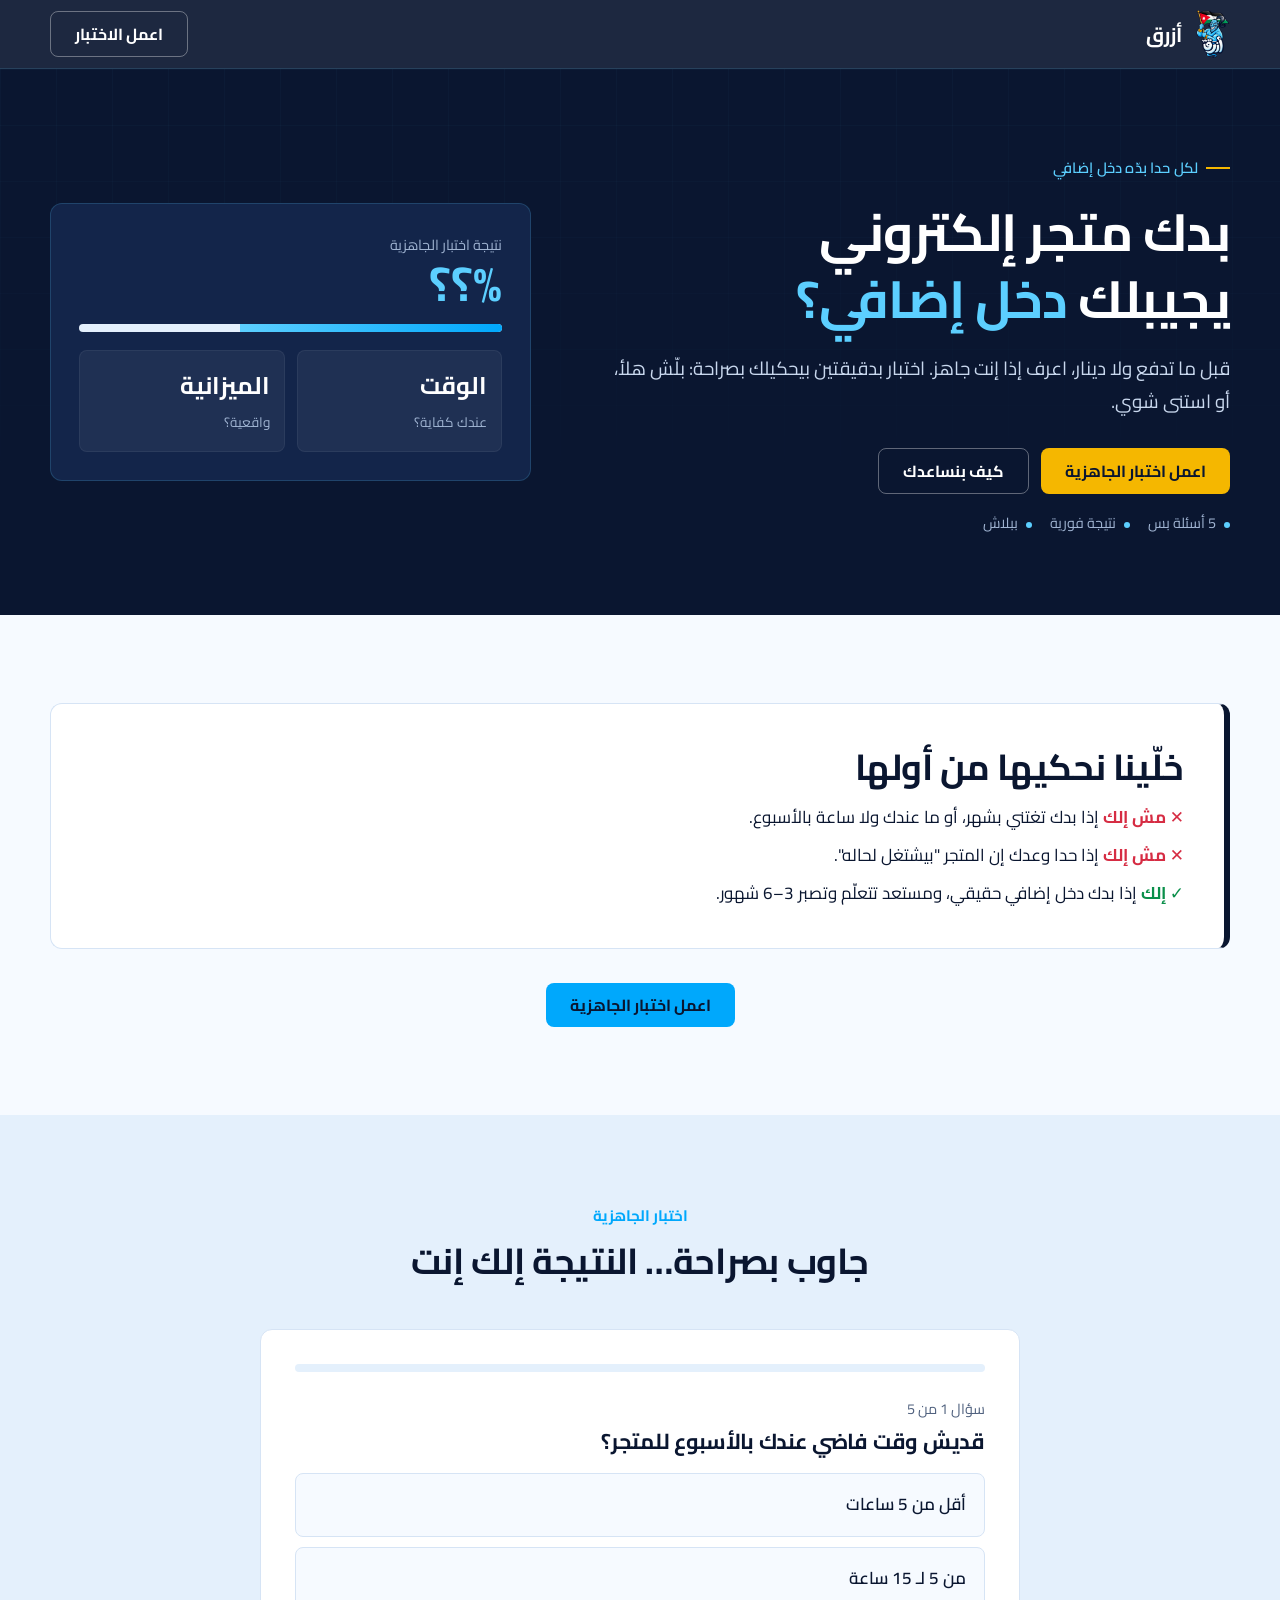
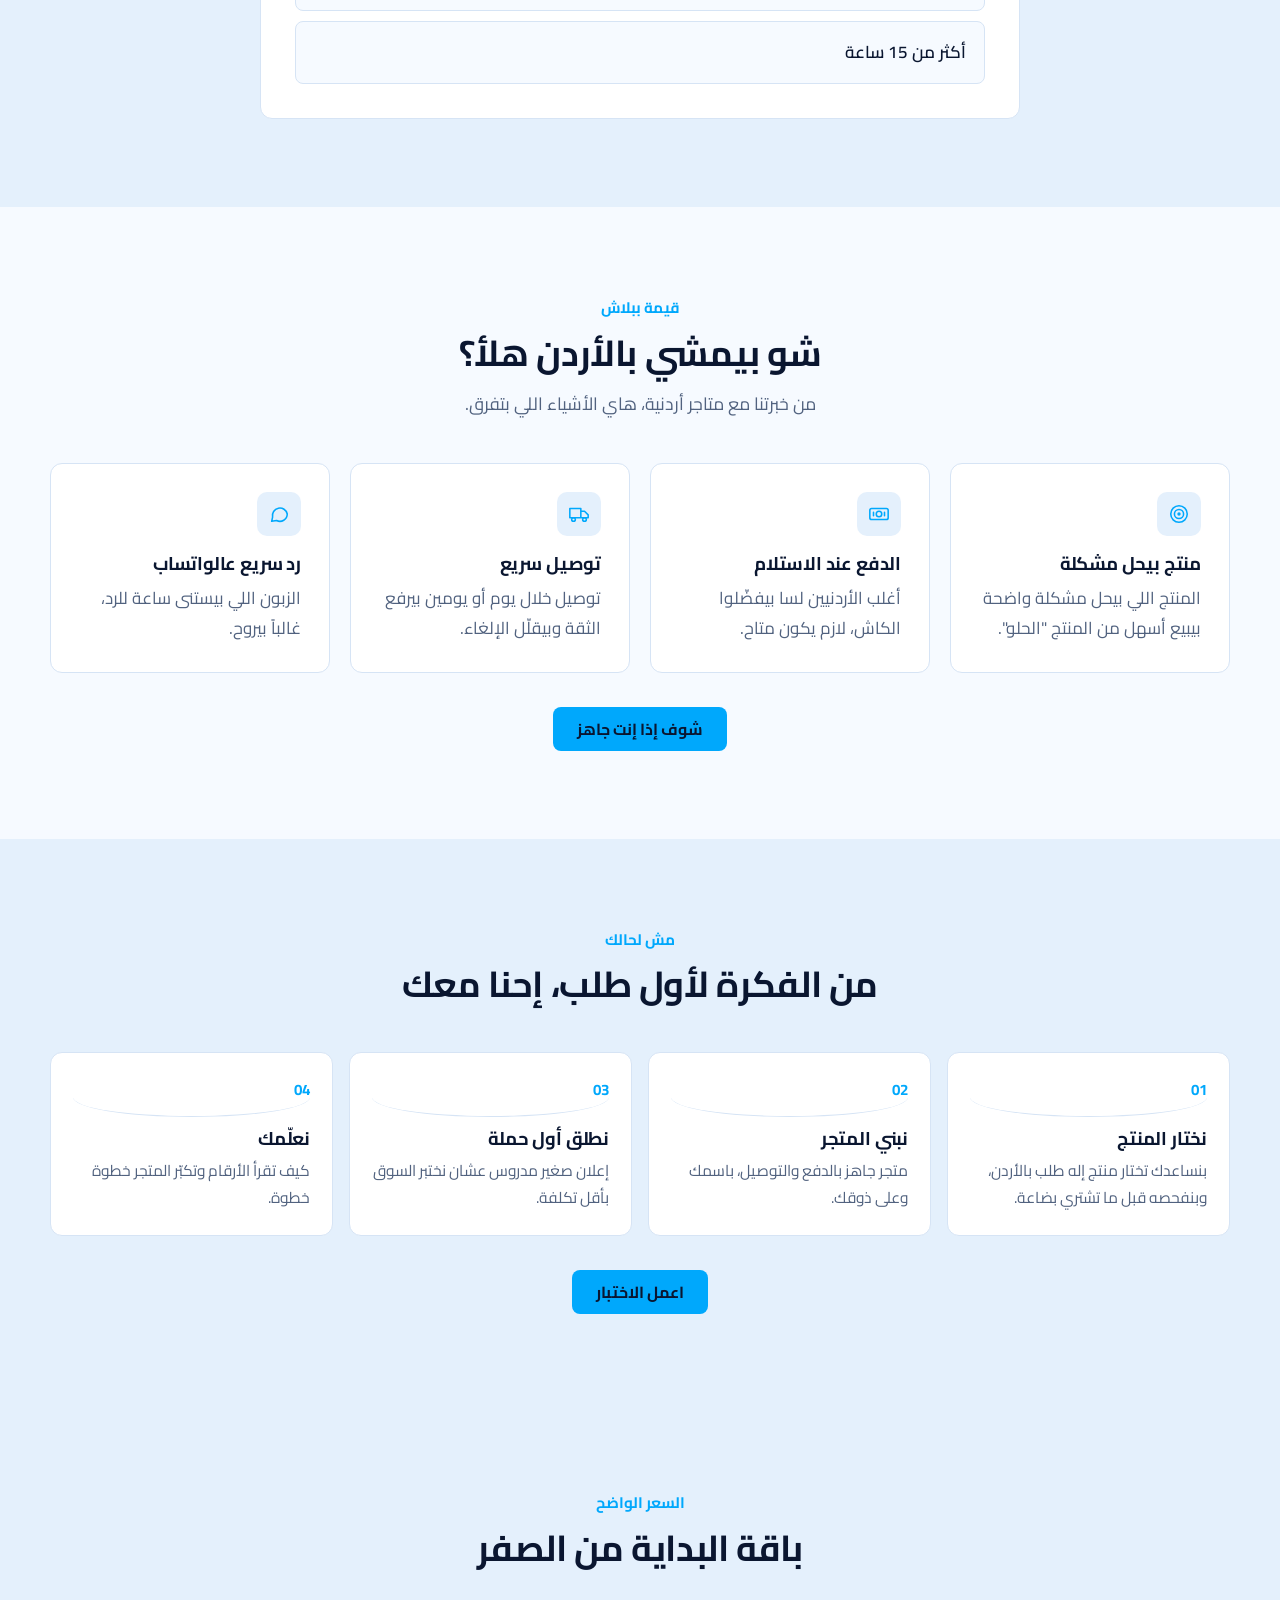
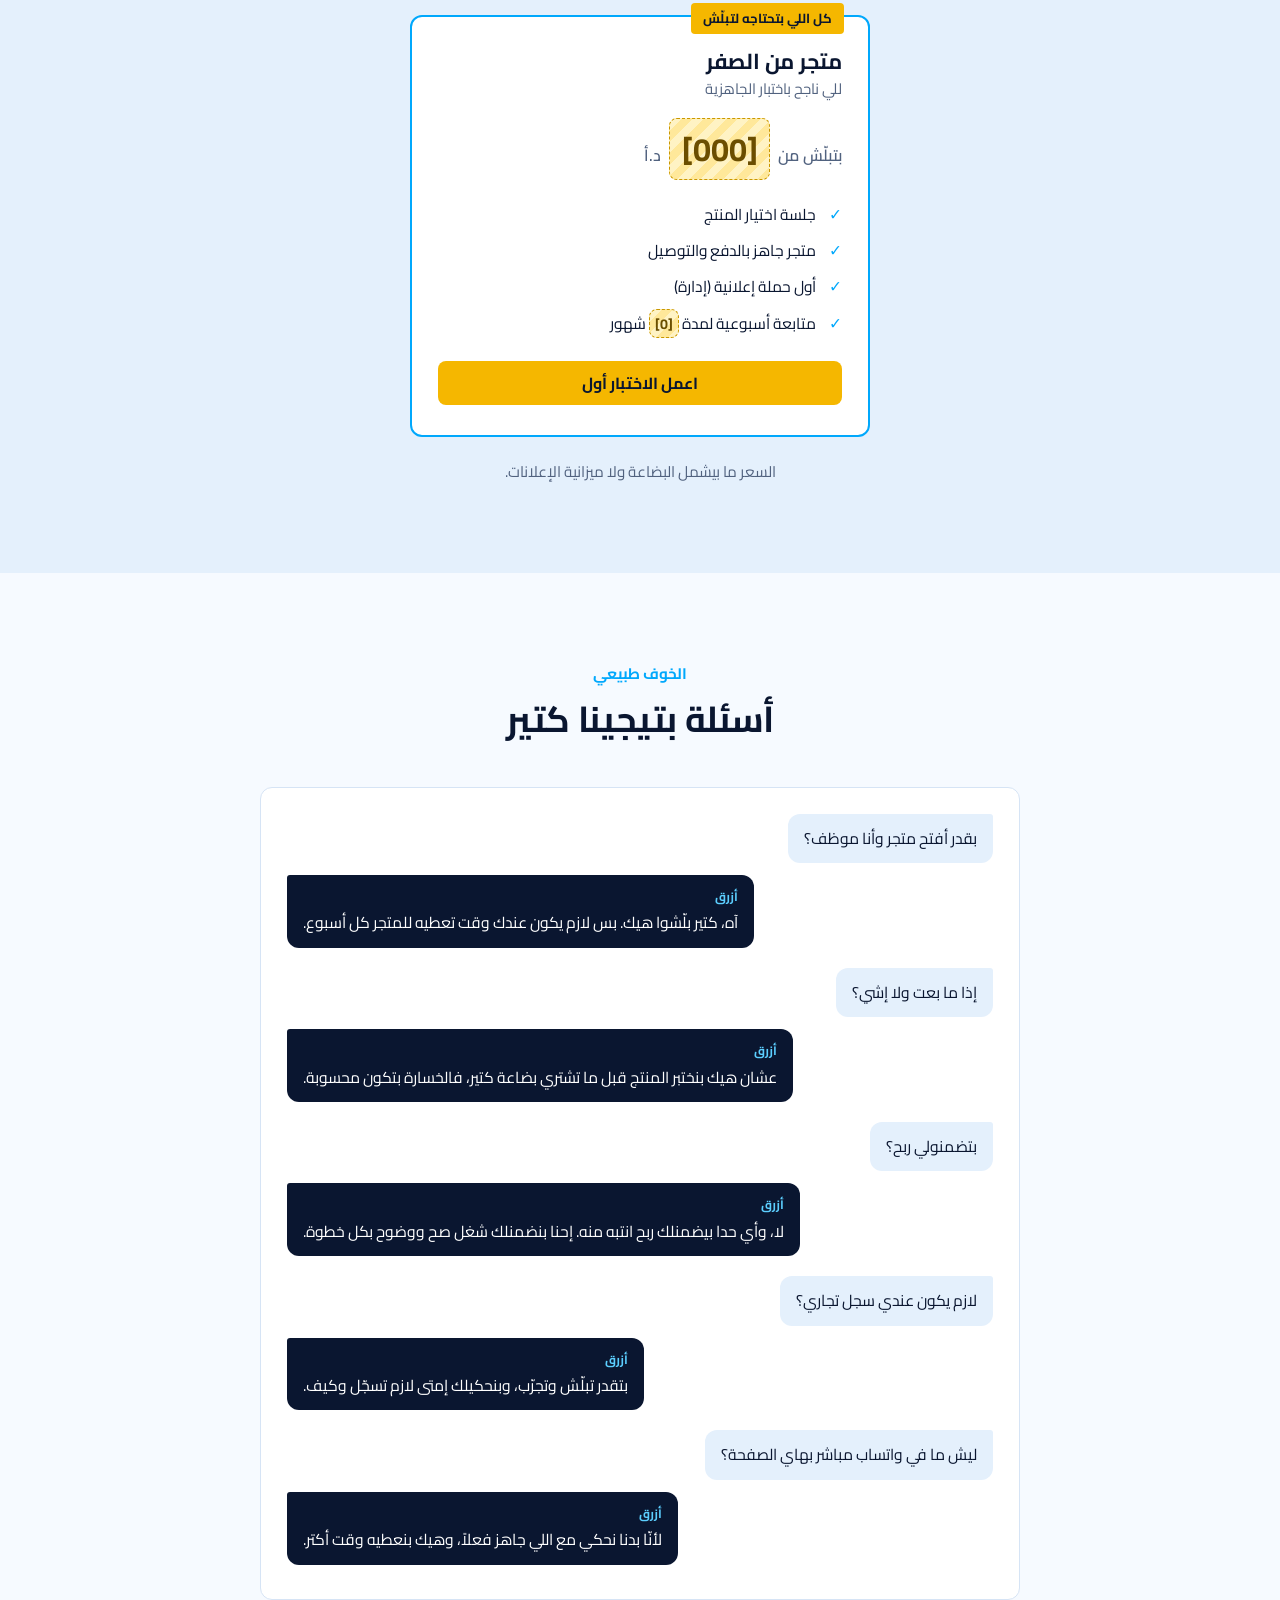
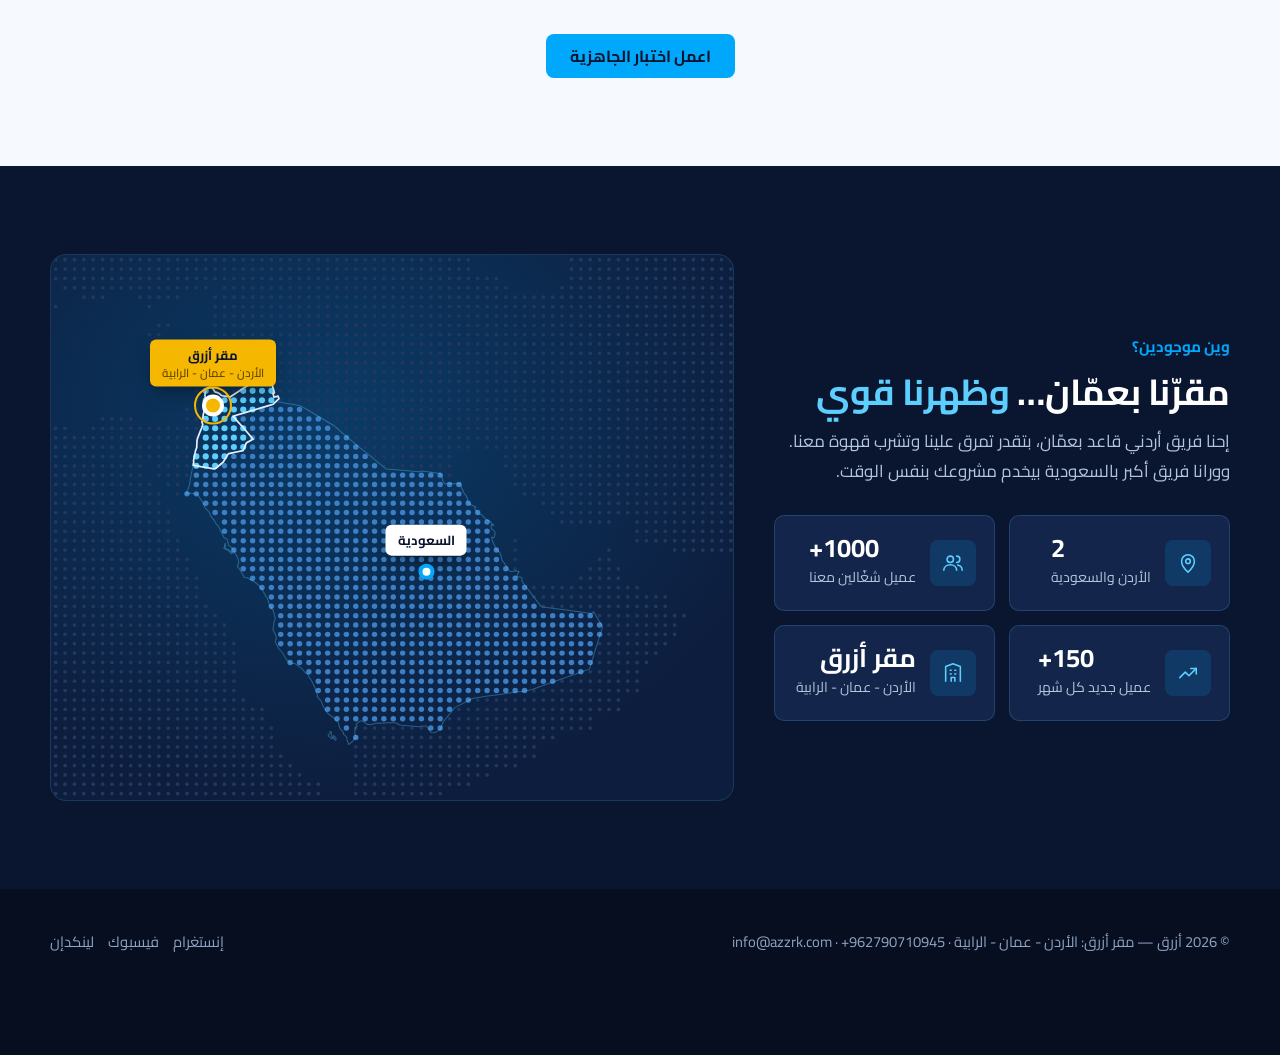
<file: start/index.html>
<!doctype html>
<html lang="ar" dir="rtl">
<head>
<meta charset="utf-8">
<meta name="viewport" content="width=device-width,initial-scale=1">
<title>أزرق | بدك دخل إضافي من متجر إلكتروني؟ اعرف إذا إنت جاهز</title>
<meta name="description" content="قبل ما تفتح متجر إلكتروني بالأردن، اعمل اختبار الجاهزية بدقيقتين. حكي صريح، بدون وعود ثراء سريع.">
<meta property="og:title" content="متجر إلكتروني من الصفر — اعرف إذا إنت جاهز">
<meta property="og:image" content="/assets/img/logo.webp">
<link rel="icon" href="/assets/img/favicon.png">
<link rel="preconnect" href="https://fonts.googleapis.com"><link rel="preconnect" href="https://fonts.gstatic.com" crossorigin>
<link href="https://fonts.googleapis.com/css2?family=Cairo:wght@400;500;600;700;800&display=swap" rel="stylesheet">
<link rel="stylesheet" href="/assets/css/style.css">
</head>
<body data-page="start" data-cta="اعمل الاختبار" data-mobile-href="#quiz" data-no-wa>

<div id="site-head"></div>

<!-- 1. الهيرو: الزر بيودّي للاختبار مش لواتساب -->
<section class="hero">
  <div class="wrap">
    <div>
      <span class="eyebrow">لكل حدا بدّه دخل إضافي</span>
      <h1>بدك متجر إلكتروني<br>يجيبلك <em>دخل إضافي؟</em></h1>
      <p class="lead">قبل ما تدفع ولا دينار، اعرف إذا إنت جاهز. اختبار بدقيقتين بيحكيلك بصراحة: بلّش هلأ، أو استنى شوي.</p>
      <div class="ctas">
        <a class="btn btn-gold" href="#quiz">اعمل اختبار الجاهزية</a>
        <a class="btn btn-ghost" href="#journey">كيف بنساعدك</a>
      </div>
      <div class="micro"><span>5 أسئلة بس</span><span>نتيجة فورية</span><span>ببلاش</span></div>
    </div>
    <div class="hero-card reveal">
      <img class="genie" src="/assets/img/logo.webp" alt="" aria-hidden="true">
      <div class="label">نتيجة اختبار الجاهزية</div>
      <div class="big">؟؟%</div>
      <div class="quiz-progress" style="margin:14px 0 0"><i style="width:62%"></i></div>
      <div class="metric-row">
        <div class="metric"><b>الوقت</b><span>عندك كفاية؟</span></div>
        <div class="metric"><b>الميزانية</b><span>واقعية؟</span></div>
      </div>
    </div>
  </div>
</section>

<!-- 2. الحكي الصريح -->
<section>
  <div class="wrap">
    <div class="honest reveal">
      <img src="/assets/img/logo.webp" alt="" aria-hidden="true">
      <div>
        <h2>خلّينا نحكيها من أولها</h2>
        <ul>
          <li><span class="no">✕ مش إلك</span> إذا بدك تغتني بشهر، أو ما عندك ولا ساعة بالأسبوع.</li>
          <li><span class="no">✕ مش إلك</span> إذا حدا وعدك إن المتجر "بيشتغل لحاله".</li>
          <li><span class="yes">✓ إلك</span> إذا بدك دخل إضافي حقيقي، ومستعد تتعلّم وتصبر 3–6 شهور.</li>
        </ul>
      </div>
    </div>
    <div class="sec-cta"><a class="btn btn-primary" href="#quiz">اعمل اختبار الجاهزية</a></div>
  </div>
</section>

<!-- 3. اختبار الجاهزية -->
<section class="bg-ice" id="quiz">
  <div class="wrap">
    <div class="sec-head center reveal"><span class="kicker">اختبار الجاهزية</span><h2>جاوب بصراحة… النتيجة إلك إنت</h2></div>
    <div class="quiz reveal">
      <div class="quiz-progress"><i></i></div>

      <div class="q active">
        <p class="q-count">سؤال 1 من 5</p>
        <h3>قديش وقت فاضي عندك بالأسبوع للمتجر؟</h3>
        <div class="opts">
          <button data-score="0">أقل من 5 ساعات</button>
          <button data-score="1">من 5 لـ 15 ساعة</button>
          <button data-score="2">أكثر من 15 ساعة</button>
        </div>
      </div>
      <div class="q">
        <p class="q-count">سؤال 2 من 5</p>
        <h3>قديش جاهز تحط أول 3 شهور؟ (متجر + بضاعة + إعلانات)</h3>
        <div class="opts">
          <button data-score="0">أقل من 300 دينار</button>
          <button data-score="1">من 300 لـ 1000 دينار</button>
          <button data-score="2">أكثر من 1000 دينار</button>
        </div>
      </div>
      <div class="q">
        <p class="q-count">سؤال 3 من 5</p>
        <h3>شو وضعك مع المنتج؟</h3>
        <div class="opts">
          <button data-score="0">لسا ما بعرف شو بدي أبيع</button>
          <button data-score="1">عندي فكرة بس ما جرّبتها</button>
          <button data-score="2">عندي منتج أو مورّد جاهز</button>
        </div>
      </div>
      <div class="q">
        <p class="q-count">سؤال 4 من 5</p>
        <h3>إمتى بتتوقع أول ربح؟</h3>
        <div class="opts">
          <button data-score="0">بأول شهر</button>
          <button data-score="1">خلال 3 شهور</button>
          <button data-score="2">بصبر لـ 6 شهور وأتعلّم</button>
        </div>
      </div>
      <div class="q">
        <p class="q-count">سؤال 5 من 5</p>
        <h3>مستعد ترد على الزباين وتتابع الطلبات بنفسك؟</h3>
        <div class="opts">
          <button data-score="0">لا، بدي حدا يعمل كل إشي</button>
          <button data-score="1">بقدر شوي</button>
          <button data-score="2">أكيد، هاد مشروعي</button>
        </div>
      </div>

      <div class="quiz-result" data-level="ready">
        <div class="score"></div>
        <h3>إنت جاهز تبلّش</h3>
        <p>عندك الوقت والميزانية والعقلية الصح. خلّينا نحكي ونبنيلك خطة لمتجرك.</p>
        <a class="btn btn-gold" href="#form">احجز مكالمة مع الفريق</a>
      </div>
      <div class="quiz-result" data-level="almost">
        <div class="score"></div>
        <h3>قريب كتير</h3>
        <p>في نقطة أو نقطتين لازم ترتّبهم، بس بتقدر تبلّش. احجز مكالمة وبنحكيلك شو ناقص بالضبط.</p>
        <a class="btn btn-gold" href="#form">احجز مكالمة</a>
      </div>
      <div class="quiz-result" data-level="not">
        <div class="score"></div>
        <h3>بصراحة: استنى شوي</h3>
        <p>لو بلّشت هلأ ممكن تخسر مصاريك، وإحنا ما بدنا هيك. اقرأ قسم "شو بيمشي بالأردن" تحت، وارجعلنا لما ترتّب الوقت والميزانية.</p>
        <a class="btn btn-primary" href="#sells">شو بيمشي بالأردن؟</a>
      </div>
    </div>
  </div>
</section>

<!-- 4. شو بيمشي بالأردن -->
<section id="sells">
  <div class="wrap">
    <div class="sec-head center reveal"><span class="kicker">قيمة ببلاش</span><h2>شو بيمشي بالأردن هلأ؟</h2><p>من خبرتنا مع متاجر أردنية، هاي الأشياء اللي بتفرق.</p></div>
    <div class="grid g4">
      <div class="card reveal"><div class="icon" data-i="target"></div><h3>منتج بيحل مشكلة</h3><p>المنتج اللي بيحل مشكلة واضحة بيبيع أسهل من المنتج "الحلو".</p></div>
      <div class="card reveal"><div class="icon" data-i="cash"></div><h3>الدفع عند الاستلام</h3><p>أغلب الأردنيين لسا بيفضّلوا الكاش، لازم يكون متاح.</p></div>
      <div class="card reveal"><div class="icon" data-i="truck"></div><h3>توصيل سريع</h3><p>توصيل خلال يوم أو يومين بيرفع الثقة وبيقلّل الإلغاء.</p></div>
      <div class="card reveal"><div class="icon" data-i="message"></div><h3>رد سريع عالواتساب</h3><p>الزبون اللي بيستنى ساعة للرد، غالباً بيروح.</p></div>
    </div>
    <div class="sec-cta"><a class="btn btn-primary" href="#quiz">شوف إذا إنت جاهز</a></div>
  </div>
</section>

<!-- 5. الرحلة -->
<section class="bg-ice" id="journey">
  <div class="wrap">
    <div class="sec-head center reveal"><span class="kicker">مش لحالك</span><h2>من الفكرة لأول طلب، إحنا معك</h2></div>
    <div class="steps">
      <div class="step reveal"><h3>نختار المنتج</h3><p>بنساعدك تختار منتج إله طلب بالأردن، وبنفحصه قبل ما تشتري بضاعة.</p></div>
      <div class="step reveal"><h3>نبني المتجر</h3><p>متجر جاهز بالدفع والتوصيل، باسمك وعلى ذوقك.</p></div>
      <div class="step reveal"><h3>نطلق أول حملة</h3><p>إعلان صغير مدروس عشان نختبر السوق بأقل تكلفة.</p></div>
      <div class="step reveal"><h3>نعلّمك</h3><p>كيف تقرأ الأرقام وتكبّر المتجر خطوة خطوة.</p></div>
    </div>
    <div class="sec-cta"><a class="btn btn-primary" href="#quiz">اعمل الاختبار</a></div>
  </div>
</section>


<!-- 7. الباقة -->
<section class="bg-ice">
  <div class="wrap">
    <div class="sec-head center reveal"><span class="kicker">السعر الواضح</span><h2>باقة البداية من الصفر</h2></div>
    <div class="grid" style="max-width:460px;margin-inline:auto">
      <div class="price featured reveal">
        <span class="ribbon">كل اللي بتحتاجه لتبلّش</span>
        <h3>متجر من الصفر</h3><p class="for">للي ناجح باختبار الجاهزية</p>
        <div class="amount"><small>بتبلّش من</small> <span class="todo">[000]</span> <small>د.أ</small></div>
        <ul>
          <li>جلسة اختيار المنتج</li>
          <li>متجر جاهز بالدفع والتوصيل</li>
          <li>أول حملة إعلانية (إدارة)</li>
          <li>متابعة أسبوعية لمدة <span class="todo">[0]</span> شهور</li>
        </ul>
        <a class="btn btn-gold" href="#quiz">اعمل الاختبار أول</a>
      </div>
    </div>
    <p class="price-note">السعر ما بيشمل البضاعة ولا ميزانية الإعلانات.</p>
  </div>
</section>

<!-- 8. أسئلة شائعة -->
<section>
  <div class="wrap">
    <div class="sec-head center reveal"><span class="kicker">الخوف طبيعي</span><h2>أسئلة بتيجينا كتير</h2></div>
    <div class="chat">
      <div class="msg ask">بقدر أفتح متجر وأنا موظف؟</div>
      <div class="msg reply">آه، كتير بلّشوا هيك. بس لازم يكون عندك وقت تعطيه للمتجر كل أسبوع.</div>
      <div class="msg ask">إذا ما بعت ولا إشي؟</div>
      <div class="msg reply">عشان هيك بنختبر المنتج قبل ما تشتري بضاعة كتير، فالخسارة بتكون محسوبة.</div>
      <div class="msg ask">بتضمنولي ربح؟</div>
      <div class="msg reply">لا، وأي حدا بيضمنلك ربح انتبه منه. إحنا بنضمنلك شغل صح ووضوح بكل خطوة.</div>
      <div class="msg ask">لازم يكون عندي سجل تجاري؟</div>
      <div class="msg reply">بتقدر تبلّش وتجرّب، وبنحكيلك إمتى لازم تسجّل وكيف.</div>
      <div class="msg ask">ليش ما في واتساب مباشر بهاي الصفحة؟</div>
      <div class="msg reply">لأنّا بدنا نحكي مع اللي جاهز فعلاً، وهيك بنعطيه وقت أكتر.</div>
    </div>
    <div class="sec-cta"><a class="btn btn-primary" href="#quiz">اعمل اختبار الجاهزية</a></div>
  </div>
</section>

<!-- 9. الفورم (بيظهر بعد الاختبار) -->
<section class="bg-navy form-sec" id="form" hidden>
  <div class="wrap">
    <div class="form-side reveal">
      <span class="kicker">خطوة أخيرة</span>
      <h2>احجز مكالمة مع الفريق</h2>
      <p>نتيجة الاختبار بتوصلنا مع الفورم، فبنحكيك وإحنا فاهمين وضعك.</p>
    </div>
    <div class="lead-form reveal">
      <form novalidate data-wa-intro="مرحبا أزرق، عملت اختبار الجاهزية وبدي متجر من الصفر:">
        <input type="hidden" name="service" value="متجر من الصفر">
        <input type="hidden" name="score" value="">
        <div class="field" data-required><label for="f-name">اسمك</label><input id="f-name" name="name" autocomplete="name"><span class="err">اكتب اسمك</span></div>
        <div class="field" data-required><label for="f-phone">رقم الواتساب</label><input id="f-phone" name="phone" type="tel" inputmode="tel" placeholder="07XXXXXXXX"><span class="err">اكتب رقم أردني صحيح (07…)</span></div>
        <div class="field"><label for="f-notes">شو المنتج اللي بتفكّر فيه؟ (اختياري)</label><input id="f-notes" name="notes"></div>
        <button class="btn btn-primary" type="submit">احجز المكالمة</button>
        <p class="form-foot">رقمك ما بنشاركه مع حدا.</p>
      </form>
      <div class="thanks">
        <img src="/assets/img/logo.webp" alt="">
        <h3>وصلنا طلبك!</h3>
        <p style="color:var(--muted);margin:8px 0 18px">بنحكيك خلال 24 ساعة. بتقدر تبعتلنا هلأ كمان.</p>
        <a class="btn btn-wa" data-wa-final href="#" target="_blank" rel="noopener">ابعت النتيجة واتساب</a>
      </div>
    </div>
  </div>
</section>

<div id="map-section"></div>
<div id="site-foot"></div>
<script src="/assets/js/main.js" defer></script>
</body>
</html>
</file>
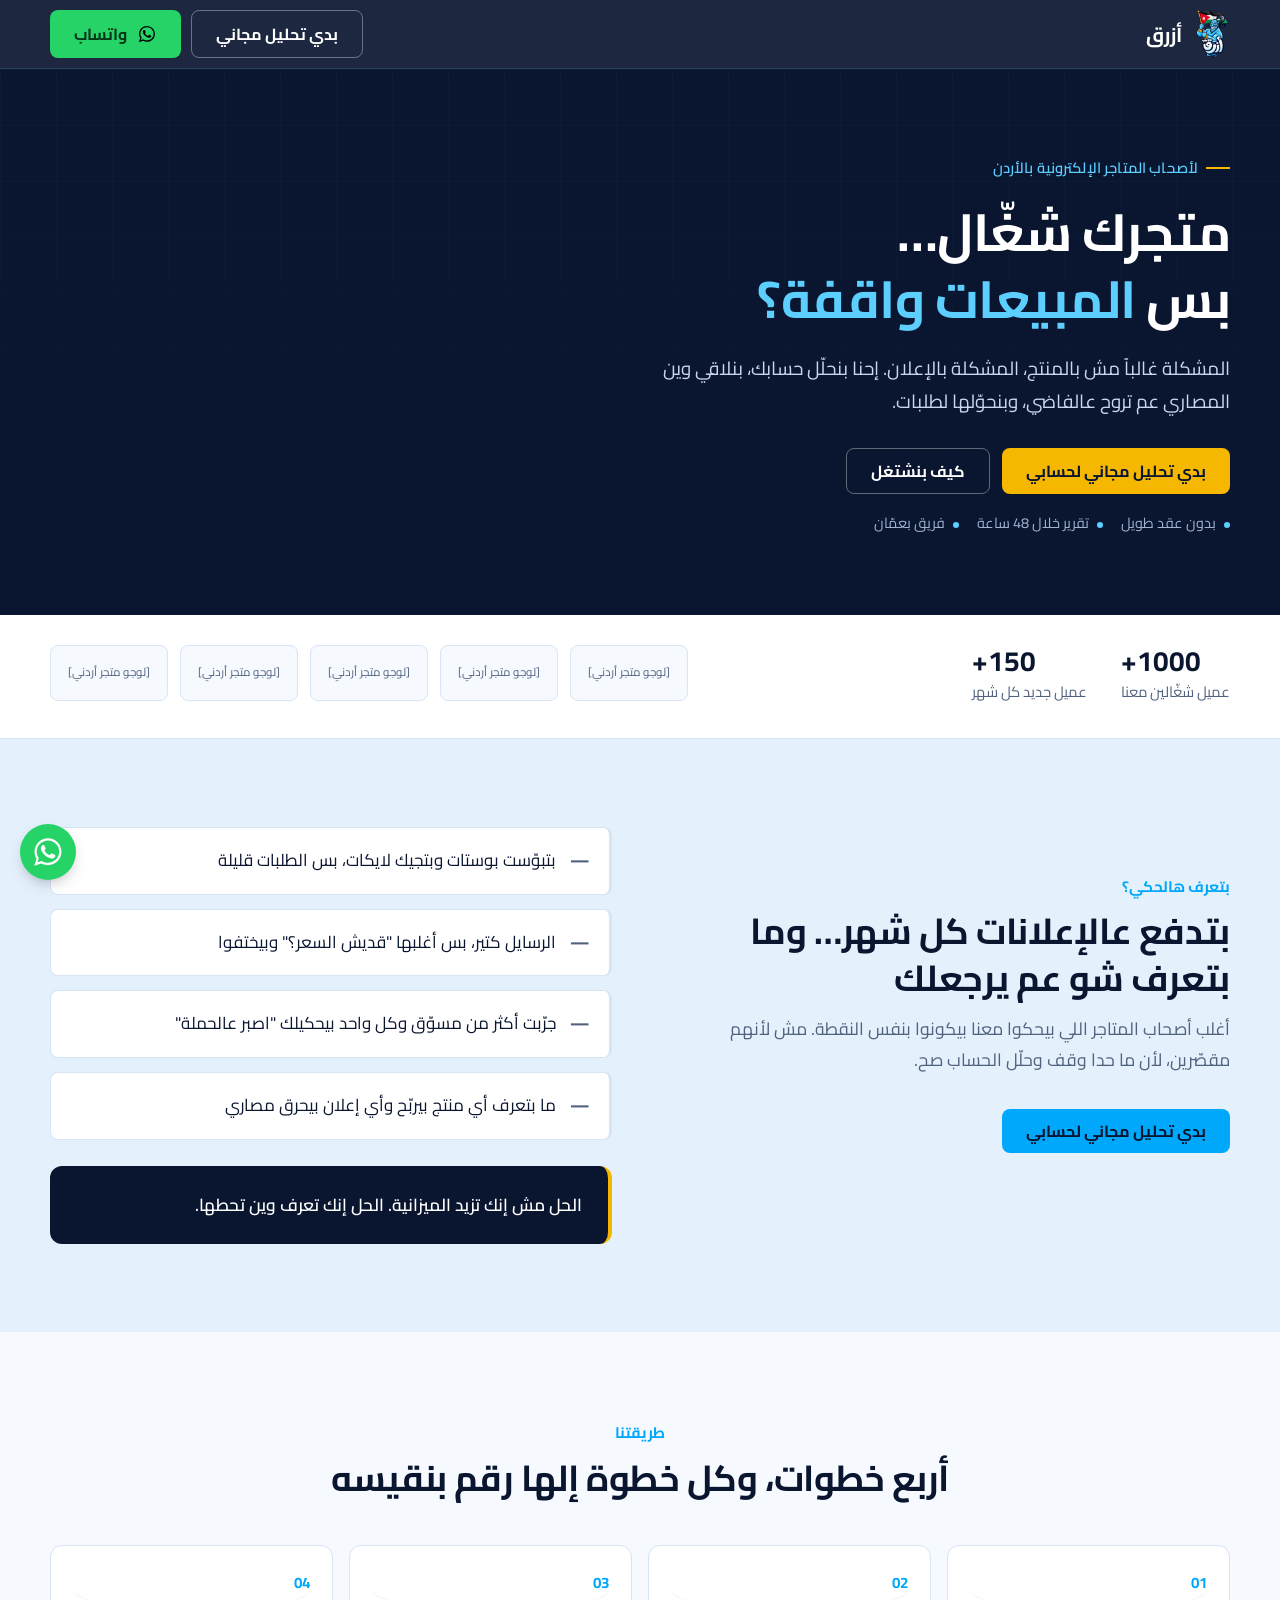
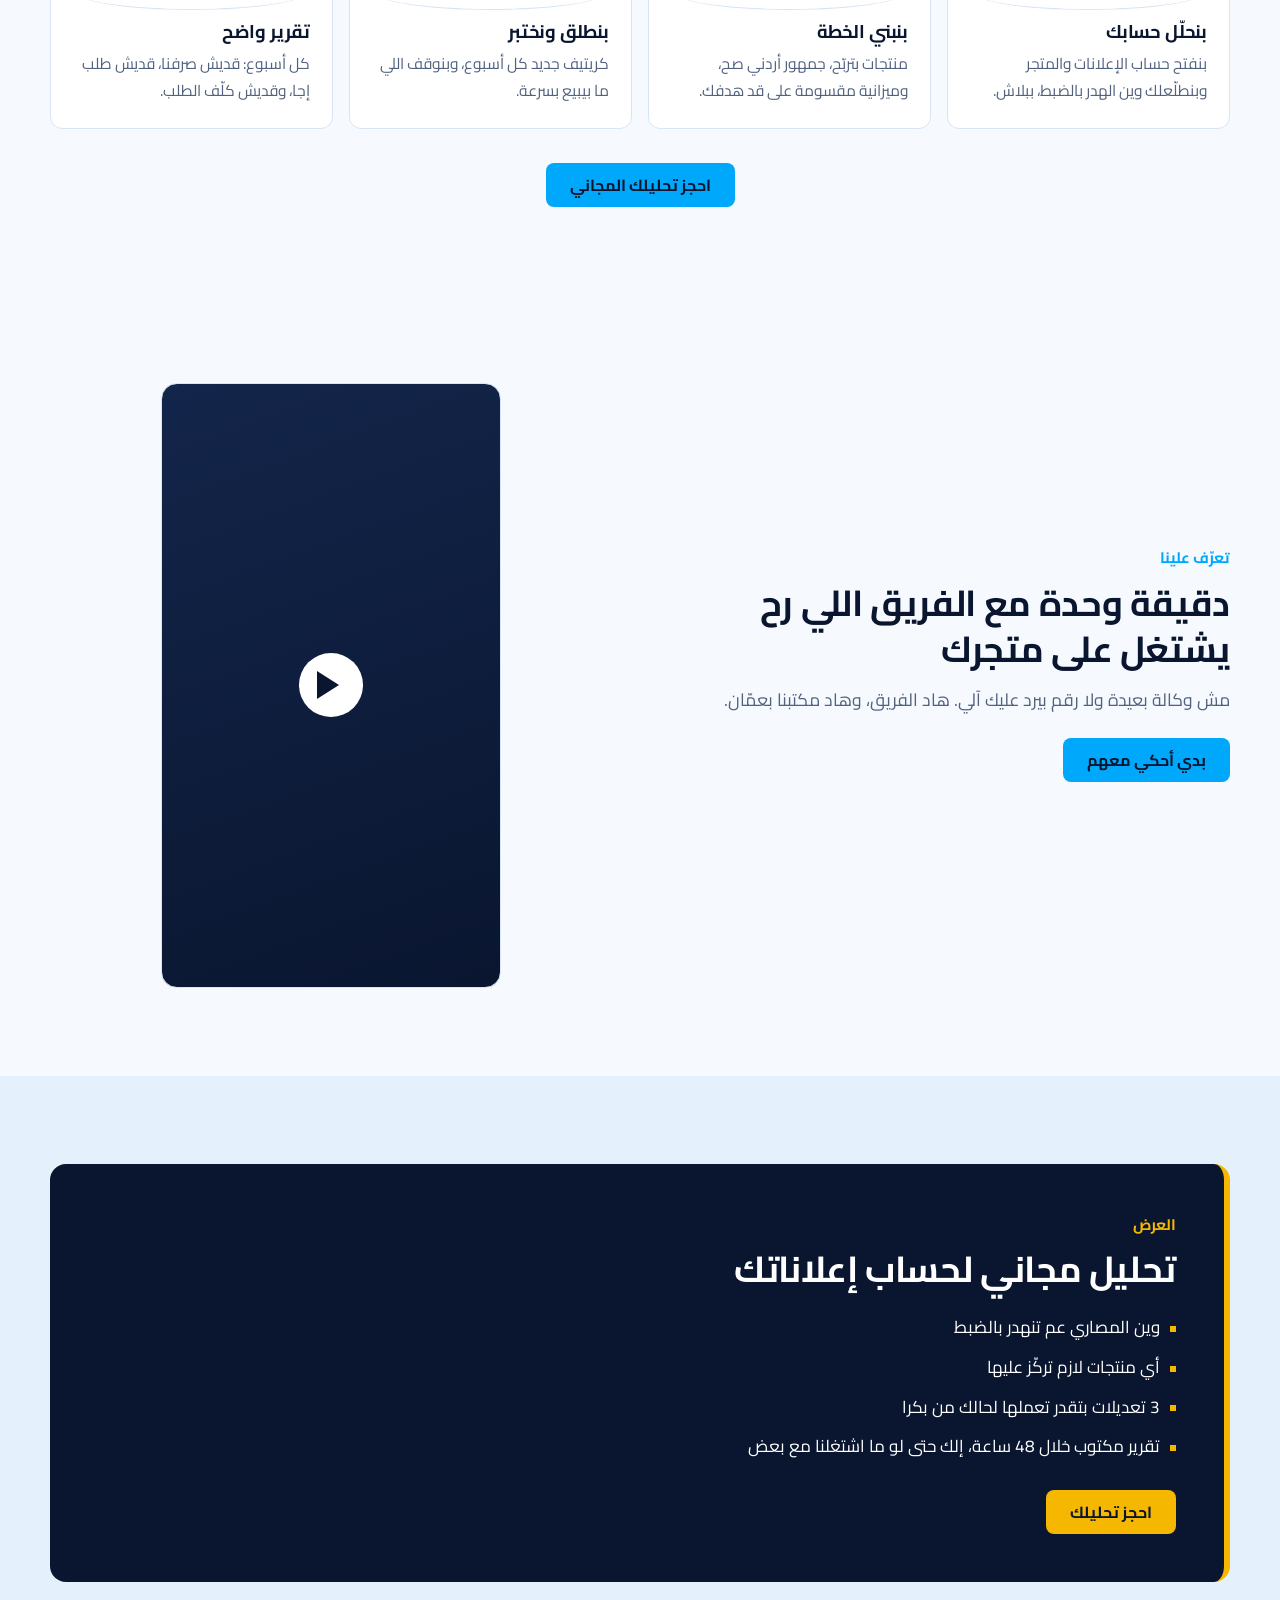
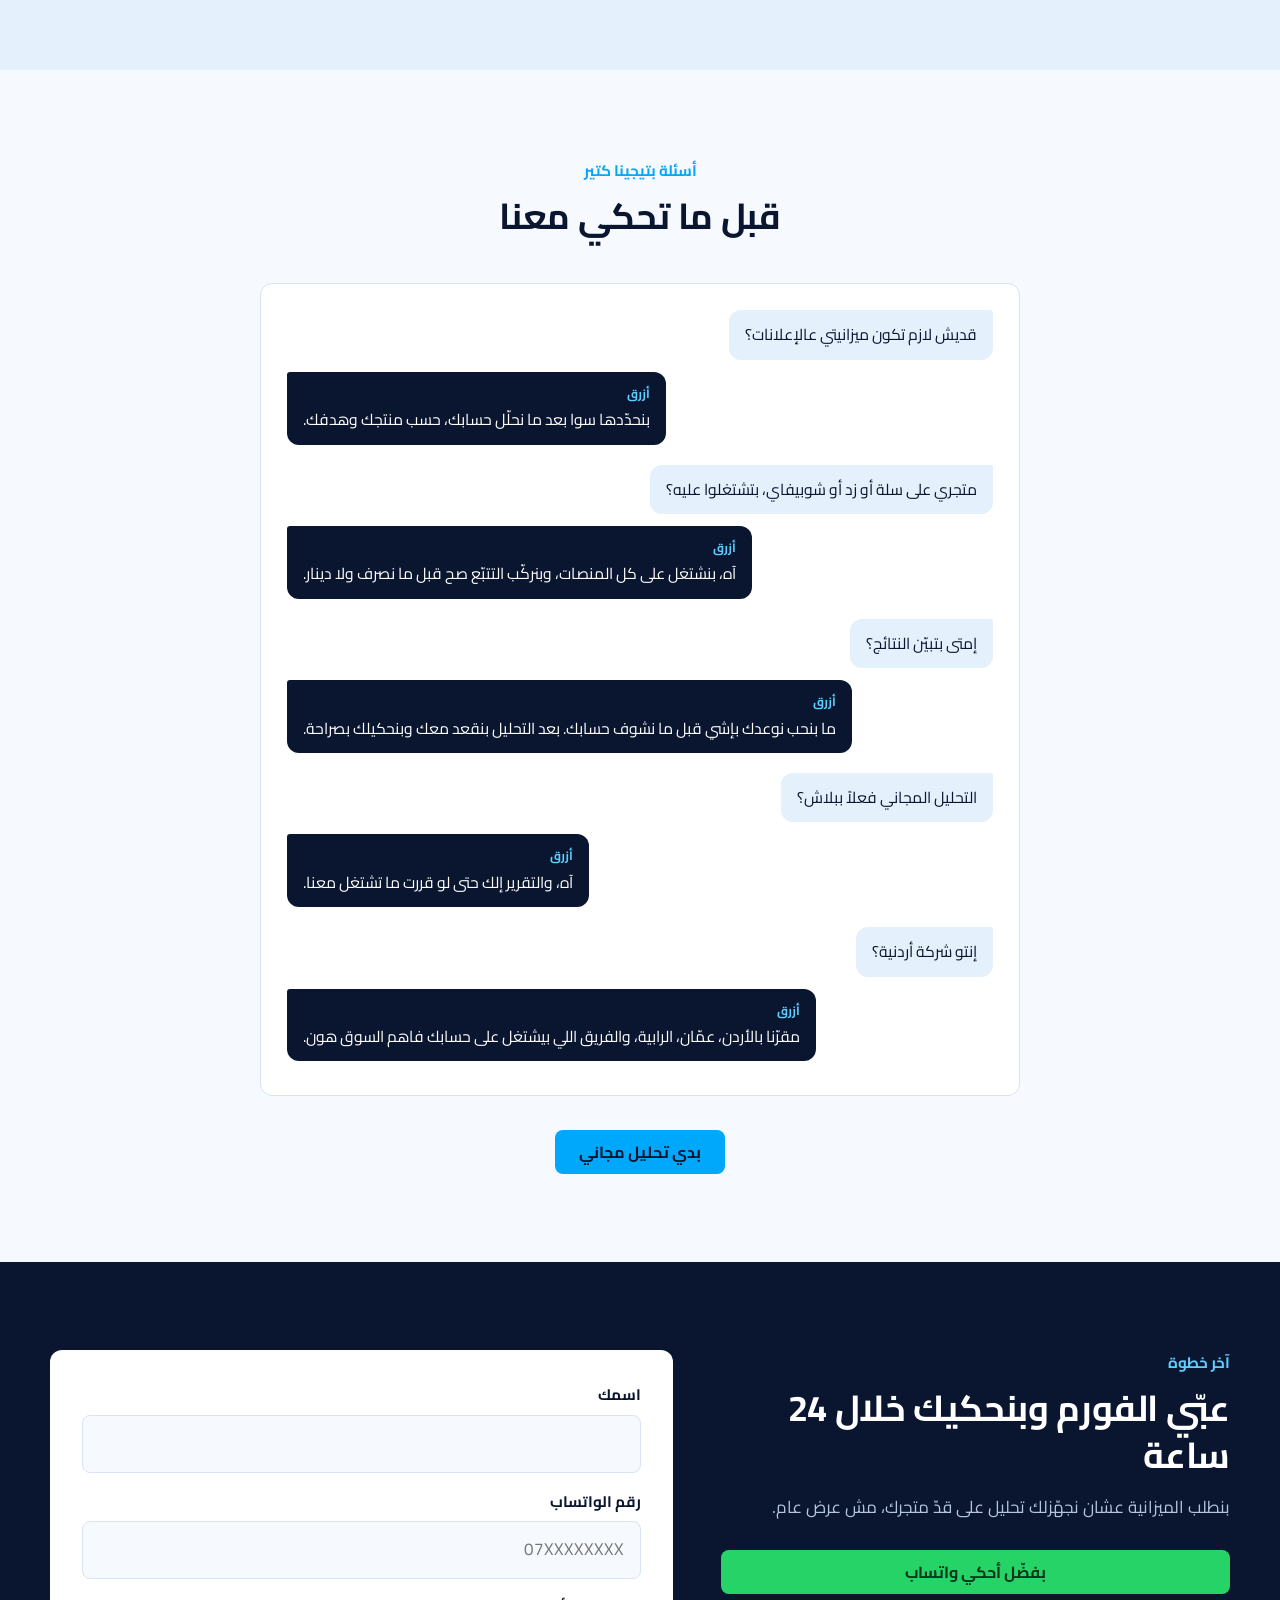
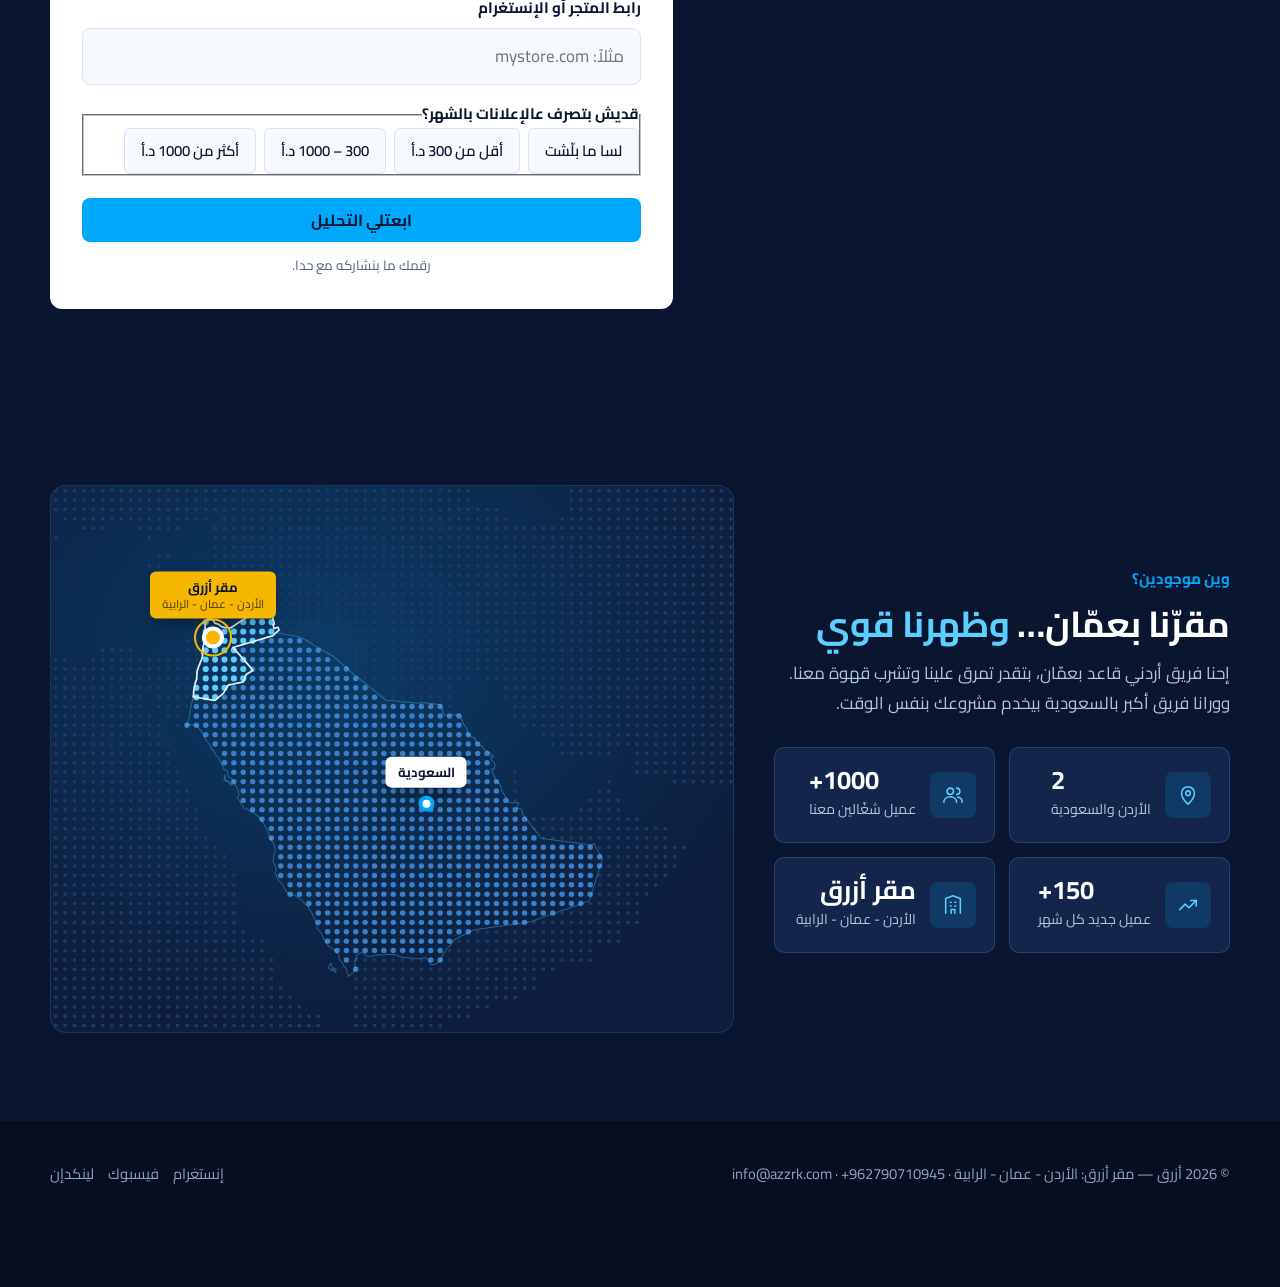
<file: stores/index.html>
<!doctype html>
<html lang="ar" dir="rtl">
<head>
<meta charset="utf-8">
<meta name="viewport" content="width=device-width,initial-scale=1">
<title>أزرق | إعلانات بتبيع لمتجرك الإلكتروني بالأردن</title>
<meta name="description" content="متجرك شغّال بس المبيعات واقفة؟ أزرق بتدير إعلانات متجرك على ميتا وتيك توك وجوجل بأرقام واضحة. احجز تحليل مجاني لحساب إعلاناتك.">
<meta property="og:title" content="متجرك شغّال بس المبيعات واقفة؟ — أزرق عمّان">
<meta property="og:description" content="تحليل مجاني لحساب إعلاناتك خلال 48 ساعة.">
<meta property="og:image" content="/assets/img/logo.webp">
<link rel="icon" href="/assets/img/favicon.png">
<link rel="preconnect" href="https://fonts.googleapis.com"><link rel="preconnect" href="https://fonts.gstatic.com" crossorigin>
<link href="https://fonts.googleapis.com/css2?family=Cairo:wght@400;500;600;700;800&display=swap" rel="stylesheet">
<link rel="stylesheet" href="/assets/css/style.css">
</head>
<body data-page="stores" data-cta="بدي تحليل مجاني" data-wa="مرحبا أزرق، عندي متجر إلكتروني وبدي تحليل مجاني لحساب الإعلانات">

<div id="site-head"></div>

<!-- 1. الهيرو: سؤال مباشر + رقم -->
<section class="hero hero-solo">
  <div class="wrap">
    <div>
      <span class="eyebrow">لأصحاب المتاجر الإلكترونية بالأردن</span>
      <h1>متجرك شغّال…<br>بس <em>المبيعات واقفة؟</em></h1>
      <p class="lead">المشكلة غالباً مش بالمنتج، المشكلة بالإعلان. إحنا بنحلّل حسابك، بنلاقي وين المصاري عم تروح عالفاضي، وبنحوّلها لطلبات.</p>
      <div class="ctas">
        <a class="btn btn-gold" href="#form">بدي تحليل مجاني لحسابي</a>
        <a class="btn btn-ghost" href="#how">كيف بنشتغل</a>
      </div>
      <div class="micro"><span>بدون عقد طويل</span><span>تقرير خلال 48 ساعة</span><span>فريق بعمّان</span></div>
    </div>
  </div>
</section>

<!-- 2. شريط ثقة -->
<div class="trust">
  <div class="wrap">
    <div class="trust-stats">
      <div><b class="num">+1000</b><span>عميل شغّالين معنا</span></div>
      <div><b class="num">+150</b><span>عميل جديد كل شهر</span></div>
    </div>
    <div class="logos" aria-label="عملاؤنا">
      <!-- بدّل كل slot بـ <img src="/assets/img/clients/xxx.png" alt="اسم المتجر"> — لوجوهات متاجر أردنية -->
      <div class="logo-slot">[لوجو متجر أردني]</div>
      <div class="logo-slot">[لوجو متجر أردني]</div>
      <div class="logo-slot">[لوجو متجر أردني]</div>
      <div class="logo-slot">[لوجو متجر أردني]</div>
      <div class="logo-slot">[لوجو متجر أردني]</div>
    </div>
  </div>
</div>

<!-- 3. الوجع -->
<section class="bg-ice">
  <div class="wrap split">
    <div class="sec-head reveal">
      <span class="kicker">بتعرف هالحكي؟</span>
      <h2>بتدفع عالإعلانات كل شهر… وما بتعرف شو عم يرجعلك</h2>
      <p>أغلب أصحاب المتاجر اللي بيحكوا معنا بيكونوا بنفس النقطة. مش لأنهم مقصّرين، لأن ما حدا وقف وحلّل الحساب صح.</p>
      <div class="sec-cta"><a class="btn btn-primary" href="#form">بدي تحليل مجاني لحسابي</a></div>
    </div>
    <div class="reveal">
      <div class="pain-list">
        <div class="pain">بتبوّست بوستات وبتجيك لايكات، بس الطلبات قليلة</div>
        <div class="pain">الرسايل كتير، بس أغلبها "قديش السعر؟" وبيختفوا</div>
        <div class="pain">جرّبت أكثر من مسوّق وكل واحد بيحكيلك "اصبر عالحملة"</div>
        <div class="pain">ما بتعرف أي منتج بيربّح وأي إعلان بيحرق مصاري</div>
      </div>
      <div class="pain-answer"><img src="/assets/img/logo.webp" alt="" aria-hidden="true"><span>الحل مش إنك تزيد الميزانية. الحل إنك تعرف وين تحطها.</span></div>
    </div>
  </div>
</section>

<!-- 4. شو بنعمل -->
<section id="how">
  <div class="wrap">
    <div class="sec-head center reveal">
      <span class="kicker">طريقتنا</span>
      <h2>أربع خطوات، وكل خطوة إلها رقم بنقيسه</h2>
    </div>
    <div class="steps">
      <div class="step reveal"><h3>بنحلّل حسابك</h3><p>بنفتح حساب الإعلانات والمتجر وبنطلّعلك وين الهدر بالضبط، ببلاش.</p></div>
      <div class="step reveal"><h3>بنبني الخطة</h3><p>منتجات بتربّح، جمهور أردني صح، وميزانية مقسومة على قد هدفك.</p></div>
      <div class="step reveal"><h3>بنطلق ونختبر</h3><p>كريتيف جديد كل أسبوع، وبنوقف اللي ما بيبيع بسرعة.</p></div>
      <div class="step reveal"><h3>تقرير واضح</h3><p>كل أسبوع: قديش صرفنا، قديش طلب إجا، وقديش كلّف الطلب.</p></div>
    </div>
    <div class="sec-cta"><a class="btn btn-primary" href="#form">احجز تحليلك المجاني</a></div>
  </div>
</section>


<!-- 6. فيديو قصير -->
<section>
  <div class="wrap split">
    <div class="sec-head reveal">
      <span class="kicker">تعرّف علينا</span>
      <h2>دقيقة وحدة مع الفريق اللي رح يشتغل على متجرك</h2>
      <p>مش وكالة بعيدة ولا رقم بيرد عليك آلي. هاد الفريق، وهاد مكتبنا بعمّان.</p>
      <a class="btn btn-primary" href="#form" style="margin-top:22px">بدي أحكي معهم</a>
    </div>
    <div class="video-frame reveal">
      <!-- حط فيديو 9:16 هون: <video src="/assets/video/team.mp4" controls playsinline poster="..."></video> أو iframe -->
      <span class="play" aria-hidden="true"></span>
    </div>
  </div>
</section>

<!-- 7. العرض -->
<section class="bg-ice">
  <div class="wrap">
    <div class="offer reveal">
      <div>
        <span class="kicker" style="color:var(--gold)">العرض</span>
        <h2>تحليل مجاني لحساب إعلاناتك</h2>
        <ul>
          <li>وين المصاري عم تنهدر بالضبط</li>
          <li>أي منتجات لازم تركّز عليها</li>
          <li>3 تعديلات بتقدر تعملها لحالك من بكرا</li>
          <li>تقرير مكتوب خلال 48 ساعة، إلك حتى لو ما اشتغلنا مع بعض</li>
        </ul>
        <a class="btn btn-gold" href="#form">احجز تحليلك</a>
      </div>
      <div class="badge">ببلاش<small>تحليل كامل</small></div>
    </div>
  </div>
</section>

<!-- 8. أسئلة شائعة -->
<section>
  <div class="wrap">
    <div class="sec-head center reveal"><span class="kicker">أسئلة بتيجينا كتير</span><h2>قبل ما تحكي معنا</h2></div>
    <div class="chat">
      <div class="msg ask">قديش لازم تكون ميزانيتي عالإعلانات؟</div>
      <div class="msg reply">بنحدّدها سوا بعد ما نحلّل حسابك، حسب منتجك وهدفك.</div>
      <div class="msg ask">متجري على سلة أو زد أو شوبيفاي، بتشتغلوا عليه؟</div>
      <div class="msg reply">آه، بنشتغل على كل المنصات، وبنركّب التتبّع صح قبل ما نصرف ولا دينار.</div>
      <div class="msg ask">إمتى بتبيّن النتائج؟</div>
      <div class="msg reply">ما بنحب نوعدك بإشي قبل ما نشوف حسابك. بعد التحليل بنقعد معك وبنحكيلك بصراحة.</div>
      <div class="msg ask">التحليل المجاني فعلاً ببلاش؟</div>
      <div class="msg reply">آه، والتقرير إلك حتى لو قررت ما تشتغل معنا.</div>
      <div class="msg ask">إنتو شركة أردنية؟</div>
      <div class="msg reply">مقرّنا بالأردن، عمّان، الرابية، والفريق اللي بيشتغل على حسابك فاهم السوق هون.</div>
    </div>
    <div class="sec-cta"><a class="btn btn-primary" href="#form">بدي تحليل مجاني</a></div>
  </div>
</section>

<!-- 9. الفورم -->
<section class="bg-navy form-sec" id="form">
  <div class="wrap">
    <div class="form-side reveal">
      <span class="kicker">آخر خطوة</span>
      <h2>عبّي الفورم وبنحكيك خلال 24 ساعة</h2>
      <p>بنطلب الميزانية عشان نجهّزلك تحليل على قدّ متجرك، مش عرض عام.</p>
      <div class="contact-alt">
        <a class="btn btn-wa" data-wa href="#">بفضّل أحكي واتساب</a>
      </div>
    </div>
    <div class="lead-form reveal">
      <form novalidate data-wa-intro="مرحبا أزرق، بدي تحليل مجاني لمتجري:">
        <input type="hidden" name="service" value="إعلانات متجر إلكتروني">
        <div class="field" data-required><label for="f-name">اسمك</label><input id="f-name" name="name" autocomplete="name"><span class="err">اكتب اسمك</span></div>
        <div class="field" data-required><label for="f-phone">رقم الواتساب</label><input id="f-phone" name="phone" type="tel" inputmode="tel" placeholder="07XXXXXXXX" autocomplete="tel"><span class="err">اكتب رقم أردني صحيح (07…)</span></div>
        <div class="field" data-required><label for="f-link">رابط المتجر أو الإنستغرام</label><input id="f-link" name="link" placeholder="مثلاً: mystore.com"><span class="err">حط الرابط عشان نحلّل</span></div>
        <fieldset class="field chips-field" data-required>
          <legend>قديش بتصرف عالإعلانات بالشهر؟</legend>
          <div class="chips">
            <label><input type="radio" name="budget" value="لسا ما بلّشت"><span>لسا ما بلّشت</span></label>
            <label><input type="radio" name="budget" value="أقل من 300 دينار"><span>أقل من 300 د.أ</span></label>
            <label><input type="radio" name="budget" value="300 - 1000 دينار"><span>300 – 1000 د.أ</span></label>
            <label><input type="radio" name="budget" value="أكثر من 1000 دينار"><span>أكثر من 1000 د.أ</span></label>
          </div>
          <span class="err">اختار وحدة</span>
        </fieldset>
        <button class="btn btn-primary" type="submit">ابعتلي التحليل</button>
        <p class="form-foot">رقمك ما بنشاركه مع حدا.</p>
      </form>
      <div class="thanks">
        <img src="/assets/img/logo.webp" alt="">
        <h3>وصلنا طلبك!</h3>
        <p style="color:var(--muted);margin:8px 0 18px">بنحكيك خلال 24 ساعة. بدك أسرع؟ ابعتلنا على واتساب هلأ.</p>
        <a class="btn btn-wa" data-wa-final href="#" target="_blank" rel="noopener">كمّل على واتساب</a>
      </div>
    </div>
  </div>
</section>

<div id="map-section"></div>
<div id="site-foot"></div>
<script src="/assets/js/main.js" defer></script>
</body>
</html>
</file>
<file: assets/css/style.css>
/* =========================================================
   أزرق الأردن — Landing Pages
   ألوان مأخوذة من اللوجو: كحلي الحدود، أزرق الجني، ذهبي الأساور
   ========================================================= */
:root{
  --navy:#0a1630;
  --navy-2:#13254a;
  --navy-3:#1b2d52;
  --blue:#00a8fc;
  --sky:#5ccfff;
  --ice:#e4f0fc;
  --paper:#f6faff;
  --white:#ffffff;
  --gold:#f5b700;
  --wa:#25d366;
  --ink:#0a1630;
  --muted:#51627f;
  --line:#d6e4f5;
  --radius:12px;
  --radius-sm:8px;
  --shadow:0 1px 2px rgba(10,22,48,.06),0 8px 24px -12px rgba(10,22,48,.18);
  --font-head:"Cairo", system-ui, sans-serif;
  --font-body:"Cairo", system-ui, sans-serif;
  --wrap:1180px;
}

*{box-sizing:border-box;margin:0;padding:0}
html{scroll-behavior:smooth;overflow-x:clip}
body{
  font-family:var(--font-body);
  color:var(--ink);
  background:var(--paper);
  line-height:1.75;
  font-size:17px;
  -webkit-font-smoothing:antialiased;
  overflow-x:hidden;
}
img{max-width:100%;display:block}
a{color:inherit;text-decoration:none}
button,input,select,textarea{font:inherit;color:inherit}
.wrap{width:min(var(--wrap),100% - 32px);margin-inline:auto}

h1,h2,h3,h4{font-family:var(--font-head);line-height:1.3;font-weight:700;letter-spacing:-.01em}
h1{font-size:clamp(2rem,4.6vw,3.25rem)}
h2{font-size:clamp(1.6rem,3vw,2.25rem)}
h3{font-size:1.15rem}
.num{font-family:var(--font-head);font-weight:700;direction:ltr;unicode-bidi:isolate;display:inline-block}

/* ---------- placeholders لازم تتعبّى قبل النشر ---------- */
.todo{
  background:repeating-linear-gradient(135deg,#fff3c4 0 8px,#ffe89a 8px 16px);
  color:#6b4e00;border:1.5px dashed #c99700;border-radius:8px;
  padding:0 .35em;font-weight:700;font-size:.92em;
}

/* ---------- Header ---------- */
.site-head{
  position:sticky;top:0;z-index:50;
  background:rgba(10,22,48,.92);backdrop-filter:blur(10px);
  border-bottom:1px solid rgba(92,207,255,.15);
}
.site-head .wrap{display:flex;align-items:center;justify-content:space-between;height:68px;gap:16px}
.brand{display:flex;align-items:center;gap:10px;color:var(--white);font-family:var(--font-head);font-weight:700;font-size:1.25rem}
.brand img{height:48px;width:auto}
.brand small{display:block;font-size:.72rem;font-weight:500;color:var(--sky);font-family:var(--font-body);line-height:1}
.head-cta{display:flex;gap:10px}

/* ---------- Buttons ---------- */
.btn{
  display:inline-flex;align-items:center;justify-content:center;gap:10px;
  padding:14px 26px;border-radius:8px;border:0;cursor:pointer;
  font-family:var(--font-head);font-weight:700;font-size:1.08rem;line-height:1;
  transition:transform .18s ease,box-shadow .18s ease,background .18s;
  white-space:nowrap;
}
.btn:hover{transform:translateY(-2px)}
.btn:focus-visible{outline:3px solid var(--gold);outline-offset:3px}
.btn-primary{background:var(--blue);color:var(--navy);box-shadow:0 10px 30px -10px rgba(0,168,252,.8)}
.btn-primary:hover{background:var(--sky)}
.btn-gold{background:var(--gold);color:var(--navy);box-shadow:0 10px 30px -10px rgba(245,183,0,.8)}
.btn-ghost{background:transparent;color:var(--white);border:1.5px solid rgba(255,255,255,.35)}
.btn-ghost:hover{border-color:var(--sky);color:var(--sky)}
.btn-wa{background:var(--wa);color:#05361a}
.btn-sm{padding:10px 18px;font-size:.95rem}
.btn svg{width:20px;height:20px;flex:none}

/* ---------- Hero ---------- */
.hero{
  position:relative;overflow:hidden;color:var(--white);
  background:
    radial-gradient(900px 500px at 15% 10%,rgba(0,168,252,.28),transparent 60%),
    radial-gradient(700px 400px at 90% 90%,rgba(92,207,255,.15),transparent 60%),
    var(--navy);
  padding:72px 0 96px;
}
.hero::after{ /* دخان الجني */
  content:"";position:absolute;inset:auto 0 -2px 0;height:90px;
  background:var(--paper);
  -webkit-mask:url("data:image/svg+xml,%3Csvg xmlns='http://www.w3.org/2000/svg' viewBox='0 0 1440 90' preserveAspectRatio='none'%3E%3Cpath d='M0 60 C 240 10 420 90 720 50 S 1200 0 1440 40 L1440 90 L0 90Z'/%3E%3C/svg%3E") center/100% 100%;
          mask:url("data:image/svg+xml,%3Csvg xmlns='http://www.w3.org/2000/svg' viewBox='0 0 1440 90' preserveAspectRatio='none'%3E%3Cpath d='M0 60 C 240 10 420 90 720 50 S 1200 0 1440 40 L1440 90 L0 90Z'/%3E%3C/svg%3E") center/100% 100%;
}
.hero .wrap{display:grid;grid-template-columns:1.15fr .85fr;gap:48px;align-items:center;position:relative;z-index:1}
.eyebrow{
  display:inline-flex;align-items:center;gap:8px;
  background:rgba(92,207,255,.12);color:var(--sky);
  border:1px solid rgba(92,207,255,.3);border-radius:8px;
  padding:6px 14px;font-size:.9rem;font-weight:600;margin-bottom:18px;
}
.eyebrow::before{content:"";width:8px;height:8px;border-radius:50%;background:var(--sky);box-shadow:0 0 0 4px rgba(92,207,255,.25)}
.hero h1 em{font-style:normal;color:var(--sky)}
.hero h1 .hl{color:var(--gold)}
.hero p.lead{font-size:1.18rem;color:#c9d8ee;margin:18px 0 30px;max-width:56ch}
.hero .ctas{display:flex;flex-wrap:wrap;gap:12px}
.hero .micro{margin-top:16px;font-size:.9rem;color:#9fb3d1;display:flex;gap:18px;flex-wrap:wrap}
.hero .micro span::before{content:"✓ ";color:var(--sky);font-weight:700}

.hero-card{
  position:relative;background:linear-gradient(160deg,var(--navy-2),var(--navy-3));
  border:1px solid rgba(92,207,255,.22);border-radius:28px;padding:28px;
  box-shadow:0 30px 80px -30px rgba(0,0,0,.6);
}
.hero-card .genie{position:absolute;width:120px;top:-70px;inset-inline-start:-30px;transform:rotate(-8deg);filter:drop-shadow(0 12px 20px rgba(0,0,0,.4))}
.hero-card .label{color:#9fb3d1;font-size:.9rem}
.hero-card .big{direction:ltr;text-align:right;font-family:var(--font-head);font-size:3.4rem;font-weight:700;color:var(--sky);line-height:1.1}
.metric-row{display:grid;grid-template-columns:1fr 1fr;gap:12px;margin-top:18px}
.metric{background:rgba(255,255,255,.05);border-radius:var(--radius-sm);padding:14px}
.metric b{display:block;font-family:var(--font-head);font-size:1.5rem;color:var(--white)}
.metric span{font-size:.85rem;color:#9fb3d1}
.bars{display:flex;align-items:flex-end;gap:8px;height:90px;margin-top:20px}
.bars i{flex:1;border-radius:8px 8px 3px 3px;background:linear-gradient(var(--sky),var(--blue));opacity:.85}

/* ---------- Sections ---------- */
section{padding:88px 0}
.sec-head{max-width:720px;margin-bottom:44px}
.sec-head.center{margin-inline:auto;text-align:center}
.kicker{color:var(--blue);font-weight:700;font-size:.95rem;margin-bottom:8px;display:block}
.sec-head p{color:var(--muted);font-size:1.1rem;margin-top:12px}
.bg-ice{background:var(--ice)}
.bg-navy{background:var(--navy);color:var(--white)}
.bg-navy .sec-head p{color:#b4c5de}
.bg-navy .kicker{color:var(--sky)}

/* شريط الثقة */
.trust{padding:28px 0 36px}
.trust .wrap{display:flex;align-items:center;gap:28px;flex-wrap:wrap;justify-content:space-between}
.trust-stats{display:flex;gap:34px;flex-wrap:wrap}
.trust-stats div{line-height:1.3}
.trust-stats b{font-family:var(--font-head);font-size:2rem;color:var(--navy);display:block}
.trust-stats span{color:var(--muted);font-size:.92rem}
.logos{display:flex;gap:12px;flex-wrap:wrap}
.logo-slot{
  width:118px;height:56px;border-radius:12px;background:var(--white);border:1px solid var(--line);
  display:grid;place-items:center;font-size:.72rem;color:var(--muted);text-align:center;padding:4px
}
.logo-slot img{max-height:38px;width:auto;filter:grayscale(1);opacity:.75}

/* Grid cards */
.grid{display:grid;gap:20px}
.g2{grid-template-columns:repeat(2,1fr)}
.g3{grid-template-columns:repeat(3,1fr)}
.g4{grid-template-columns:repeat(4,1fr)}
.card{
  background:var(--white);border:1px solid var(--line);border-radius:var(--radius);
  padding:28px;transition:transform .2s,box-shadow .2s;
}
.card:hover{transform:translateY(-4px);box-shadow:var(--shadow)}
.card h3{margin-bottom:8px}
.card p{color:var(--muted)}
.bg-navy .card{background:var(--navy-2);border-color:rgba(92,207,255,.18)}
.bg-navy .card p{color:#b4c5de}
.icon{
  width:52px;height:52px;border-radius:16px;display:grid;place-items:center;margin-bottom:16px;
  background:var(--ice);color:var(--blue);font-size:1.5rem
}
.bg-navy .icon{background:rgba(92,207,255,.12);color:var(--sky)}

/* الوجع */
.pain-list{display:grid;gap:14px}
.pain{
  display:flex;gap:14px;align-items:flex-start;background:var(--white);
  border-radius:var(--radius-sm);padding:18px 20px;border-inline-start:5px solid #ff5a6e;
}
.pain::before{content:"✕";color:#ff5a6e;font-weight:700;font-size:1.1rem;line-height:1.6}
.pain-answer{
  margin-top:26px;background:var(--navy);color:var(--white);border-radius:var(--radius);
  padding:24px 26px;font-size:1.15rem;display:flex;gap:16px;align-items:center
}
.pain-answer img{width:64px;flex:none}
.split{display:grid;grid-template-columns:1fr 1fr;gap:56px;align-items:center}

/* خطوات */
.steps{counter-reset:s;display:grid;grid-template-columns:repeat(4,1fr);gap:18px;position:relative}
.step{position:relative;background:var(--white);border:1px solid var(--line);border-radius:var(--radius);padding:26px 22px}
.step::before{
  counter-increment:s;content:counter(s);
  position:absolute;top:-18px;inset-inline-start:22px;
  width:40px;height:40px;border-radius:50%;background:var(--blue);color:var(--navy);
  display:grid;place-items:center;font-family:var(--font-head);font-weight:700;font-size:1.2rem;
  box-shadow:0 0 0 6px var(--paper)
}
.bg-ice .step::before{box-shadow:0 0 0 6px var(--ice)}
.step h3{margin:10px 0 6px;font-size:1.15rem}
.step p{color:var(--muted);font-size:.97rem}

/* دراسات الحالة */
.case{background:var(--white);border-radius:var(--radius);overflow:hidden;border:1px solid var(--line);display:flex;flex-direction:column}
.case-top{background:linear-gradient(135deg,var(--navy),var(--navy-3));color:var(--white);padding:24px}
.case-top .tag{font-size:.82rem;color:var(--sky)}
.case-top .result{font-family:var(--font-head);font-size:2.4rem;font-weight:700;color:var(--gold);line-height:1.2;margin-top:6px}
.case-body{padding:22px 24px;display:grid;gap:10px;font-size:.96rem}
.case-body b{color:var(--navy)}
.case-body p{color:var(--muted)}

/* فيديو */
.video-frame{
  aspect-ratio:9/16;width:100%;max-width:340px;margin-inline:auto;border-radius:28px;overflow:hidden;
  background:linear-gradient(160deg,var(--navy-2),var(--navy));border:6px solid var(--navy);
  display:grid;place-items:center;color:var(--white);position:relative;box-shadow:var(--shadow)
}
.video-frame iframe,.video-frame video{position:absolute;inset:0;width:100%;height:100%;border:0;object-fit:cover}
.play{width:78px;height:78px;border-radius:50%;background:var(--blue);display:grid;place-items:center;box-shadow:0 0 0 14px rgba(0,168,252,.2)}
.play::after{content:"";border-style:solid;border-width:14px 0 14px 22px;border-color:transparent transparent transparent var(--navy);margin-inline-start:6px}

/* العرض المجاني */
.offer{
  position:relative;border-radius:32px;overflow:hidden;color:var(--white);
  background:radial-gradient(600px 300px at 80% 0%,rgba(245,183,0,.25),transparent 60%),linear-gradient(135deg,var(--navy),#0f2a5c);
  padding:52px;display:grid;grid-template-columns:1.3fr .7fr;gap:30px;align-items:center
}
.offer ul{list-style:none;display:grid;gap:10px;margin:20px 0 28px}
.offer li::before{content:"★ ";color:var(--gold)}
.offer .badge{
  justify-self:center;width:210px;aspect-ratio:1;border-radius:50%;
  background:var(--gold);color:var(--navy);display:grid;place-items:center;text-align:center;
  font-family:var(--font-head);font-weight:700;font-size:1.6rem;line-height:1.2;transform:rotate(-8deg);
  box-shadow:0 0 0 12px rgba(245,183,0,.2)
}
.offer .badge small{display:block;font-size:1rem;font-weight:600}

/* الأسعار */
.price{position:relative;background:var(--white);border:1.5px solid var(--line);border-radius:var(--radius);padding:30px 26px;display:flex;flex-direction:column}
.price.featured{border-color:var(--blue);box-shadow:0 24px 60px -24px rgba(0,168,252,.55)}
.price .ribbon{position:absolute;top:-14px;inset-inline-start:24px;background:var(--gold);color:var(--navy);font-weight:700;font-size:.82rem;padding:4px 12px;border-radius:8px}
.price h3{font-size:1.35rem}
.price .for{color:var(--muted);font-size:.93rem;margin-bottom:16px}
.price .amount{font-family:var(--font-head);font-size:2.2rem;font-weight:700;color:var(--navy);margin-bottom:4px}
.price .amount small{font-size:1rem;color:var(--muted);font-weight:600}
.price ul{list-style:none;display:grid;gap:9px;margin:18px 0 24px;flex:1}
.price li{padding-inline-start:26px;position:relative;font-size:.97rem}
.price li::before{content:"✓";position:absolute;inset-inline-start:0;color:var(--blue);font-weight:700}
.price-note{text-align:center;color:var(--muted);margin-top:22px;font-size:.95rem}

/* نماذج متاجر */
.store{background:var(--white);border:1px solid var(--line);border-radius:var(--radius);overflow:hidden}
.store .shot{aspect-ratio:4/3;background:linear-gradient(135deg,var(--ice),#cfe5fb);display:grid;place-items:center;color:var(--muted);font-size:.9rem;padding:10px;text-align:center}
.store .shot img{width:100%;height:100%;object-fit:cover}
.store .meta{padding:16px 18px;display:flex;justify-content:space-between;align-items:center;gap:10px}
.store .meta a{color:var(--blue);font-weight:700;font-size:.92rem}

/* FAQ */
.faq{max-width:820px;margin-inline:auto;display:grid;gap:12px}
.faq details{background:var(--white);border:1px solid var(--line);border-radius:var(--radius-sm);padding:0 22px}
.faq summary{cursor:pointer;list-style:none;padding:18px 0;font-weight:700;font-size:1.06rem;display:flex;justify-content:space-between;gap:16px}
.faq summary::-webkit-details-marker{display:none}
.faq summary::after{content:"+";font-family:var(--font-head);font-size:1.6rem;line-height:1;color:var(--blue);transition:transform .2s}
.faq details[open] summary::after{transform:rotate(45deg)}
.faq details p{padding:0 0 20px;color:var(--muted)}

/* الفورم */
.form-sec .wrap{display:grid;grid-template-columns:.9fr 1.1fr;gap:48px;align-items:start}
.form-side h2{margin-bottom:14px}
.form-side p{color:#b4c5de}
.form-side .contact-alt{margin-top:28px;display:grid;gap:12px}
.lead-form{background:var(--white);color:var(--ink);border-radius:28px;padding:32px;box-shadow:0 30px 80px -30px rgba(0,0,0,.5)}
.field{display:grid;gap:6px;margin-bottom:16px}
.field label,.field legend{font-weight:700;font-size:.95rem}
.field input,.field select,.field textarea{
  width:100%;padding:13px 16px;border-radius:12px;border:1.5px solid var(--line);background:var(--paper);
  transition:border-color .15s,box-shadow .15s
}
.field input:focus,.field select:focus,.field textarea:focus{outline:none;border-color:var(--blue);box-shadow:0 0 0 4px rgba(0,168,252,.15)}
.field input[type=tel]{direction:ltr;text-align:right}
.field .err{color:#d62c43;font-size:.85rem;display:none}
.field.invalid input,.field.invalid select{border-color:#d62c43}
.field.invalid .err{display:block}
.chips{display:flex;flex-wrap:wrap;gap:8px;border:0}
.chips label{cursor:pointer;position:relative}
.chips input{position:absolute;opacity:0;pointer-events:none;width:1px!important;height:1px;inset:0}
.chips span{
  display:inline-block;padding:9px 16px;border-radius:8px;border:1.5px solid var(--line);background:var(--paper);
  font-weight:600;font-size:.93rem;transition:all .15s
}
.chips input:checked+span{background:var(--navy);color:var(--white);border-color:var(--navy)}
.chips input:focus-visible+span{outline:3px solid var(--blue);outline-offset:2px}
.lead-form .btn{width:100%;margin-top:6px}
.form-foot{font-size:.84rem;color:var(--muted);text-align:center;margin-top:12px}
.thanks{display:none;text-align:center;padding:30px 10px}
.thanks img{width:110px;margin:0 auto 14px}
.lead-form.done form{display:none}
.lead-form.done .thanks{display:block}

/* اختبار الجاهزية */
.quiz{max-width:760px;margin-inline:auto;background:var(--white);border-radius:28px;padding:34px;box-shadow:var(--shadow);border:1px solid var(--line)}
.quiz-progress{height:8px;border-radius:99px;background:var(--ice);overflow:hidden;margin-bottom:24px}
.quiz-progress i{display:block;height:100%;width:0;background:linear-gradient(90deg,var(--sky),var(--blue));transition:width .3s}
.q{display:none}
.q.active{display:block;animation:fade .3s ease}
.q h3{margin-bottom:18px;font-size:1.35rem}
.q .opts{display:grid;gap:10px}
.q .opts button{
  text-align:start;padding:16px 18px;border-radius:14px;border:1.5px solid var(--line);background:var(--paper);cursor:pointer;font-weight:600;transition:all .15s
}
.q .opts button:hover{border-color:var(--blue);background:var(--ice)}
.q-count{color:var(--muted);font-size:.9rem;margin-bottom:6px}
.quiz-result{display:none;text-align:center}
.quiz-result.show{display:block;animation:fade .3s ease}
.quiz-result .score{font-family:var(--font-head);font-size:3rem;font-weight:700;color:var(--blue)}
.quiz-result p{color:var(--muted);max-width:52ch;margin:10px auto 22px}
@keyframes fade{from{opacity:0;transform:translateY(8px)}to{opacity:1;transform:none}}

/* تابات القطاعات */
.tabs{display:flex;gap:10px;flex-wrap:wrap;justify-content:center;margin-bottom:30px}
.tabs button{padding:12px 22px;border-radius:8px;border:1.5px solid var(--line);background:var(--white);font-weight:700;cursor:pointer}
.tabs button[aria-selected=true]{background:var(--navy);color:var(--white);border-color:var(--navy)}
.tab-panel{display:none}
.tab-panel.active{display:grid;animation:fade .3s ease}

/* شبكة المؤثرين */
.net{display:grid;grid-template-columns:repeat(4,1fr);gap:16px}
.net div{background:var(--navy-2);border:1px solid rgba(92,207,255,.18);border-radius:var(--radius);padding:24px;text-align:center}
.net b{font-family:var(--font-head);font-size:2.2rem;color:var(--sky);display:block;line-height:1.2}
.net span{color:#b4c5de;font-size:.95rem}
.areas{display:flex;flex-wrap:wrap;gap:10px;justify-content:center;margin-top:26px}
.areas span{background:rgba(92,207,255,.1);color:var(--sky);border-radius:8px;padding:7px 16px;font-size:.92rem;border:1px solid rgba(92,207,255,.25)}

/* Tiers (مش لازم أشهر واحد) */
.tier{background:var(--white);border:1px solid var(--line);border-radius:var(--radius);padding:26px;text-align:center}
.tier .ring{width:86px;height:86px;border-radius:50%;margin:0 auto 14px;display:grid;place-items:center;font-family:var(--font-head);font-weight:700;color:var(--navy);border:4px solid var(--blue);background:var(--ice)}
.tier.best{border-color:var(--gold);box-shadow:0 24px 60px -30px rgba(245,183,0,.7)}
.tier.best .ring{border-color:var(--gold)}

/* الصراحة */
.honest{background:var(--white);border-radius:28px;padding:40px;border:2px dashed var(--blue);display:grid;grid-template-columns:auto 1fr;gap:28px;align-items:center}
.honest img{width:130px}
.honest .no{color:#d62c43;font-weight:700}
.honest .yes{color:#0a8f4a;font-weight:700}
.honest ul{list-style:none;display:grid;gap:8px;margin-top:12px}

/* ---------- الخريطة ---------- */
.map-sec{background:var(--navy);color:var(--white);position:relative;overflow:hidden}
.map-sec .wrap{display:grid;grid-template-columns:.8fr 1.2fr;gap:40px;align-items:center}
.map-box{position:relative;border-radius:28px;overflow:hidden;background:#0d1d3d;border:1px solid rgba(92,207,255,.15)}
.map-box img{width:100%;height:auto}
.pin{position:absolute;transform:translate(-50%,calc(-100% + 11px));display:flex;flex-direction:column;align-items:center;pointer-events:none}
.pin .dot{width:16px;height:16px;border-radius:50%;background:var(--white);border:4px solid var(--blue);position:relative}
.pin.main .dot{width:22px;height:22px;background:var(--gold);border-color:var(--white)}
.pin.main .dot::after{content:"";position:absolute;inset:-12px;border-radius:50%;border:2px solid var(--gold);animation:pulse 1.8s ease-out infinite}
@keyframes pulse{from{transform:scale(.5);opacity:1}to{transform:scale(1.8);opacity:0}}
.pin .tag{
  order:-1;margin-bottom:8px;background:var(--white);color:var(--navy);border-radius:12px;padding:6px 12px;
  font-size:.82rem;font-weight:700;white-space:nowrap;box-shadow:0 8px 20px -6px rgba(0,0,0,.5);text-align:center;line-height:1.4
}
.pin .tag small{display:block;font-weight:500;color:var(--muted);font-size:.72rem}
.pin.main .tag{background:var(--gold)}
.pin.main .tag small{color:#5b4400}
.map-stats{display:grid;grid-template-columns:repeat(2,1fr);gap:14px;margin-top:28px}
.map-stats div{background:var(--navy-2);border:1px solid rgba(92,207,255,.18);border-radius:18px;padding:18px;display:flex;gap:14px;align-items:center}
.map-stats .ic{width:46px;height:46px;border-radius:14px;background:rgba(0,168,252,.15);display:grid;place-items:center;color:var(--sky);font-size:1.3rem;flex:none}
.map-stats b{font-family:var(--font-head);font-size:1.6rem;display:block;line-height:1.1}
.map-stats span{color:#b4c5de;font-size:.88rem}
.map-sec p.lead{color:#b4c5de;margin-top:12px}

/* ---------- Footer ---------- */
.site-foot{background:#060e20;color:#8fa3c2;padding:40px 0 100px;font-size:.92rem}
.site-foot .wrap{display:flex;justify-content:space-between;gap:20px;flex-wrap:wrap;align-items:center}
.site-foot a:hover{color:var(--sky)}
.socials{display:flex;gap:14px}

/* ---------- واتساب عائم ---------- */
.wa-float{
  position:fixed;bottom:20px;left:20px;z-index:60;
  width:62px;height:62px;border-radius:50%;background:var(--wa);display:grid;place-items:center;
  box-shadow:0 12px 30px -8px rgba(37,211,102,.7);transition:transform .2s
}
.wa-float:hover{transform:scale(1.08)}
.wa-float svg{width:34px;height:34px;fill:#fff}
.wa-float::before{content:"";position:absolute;inset:0;border-radius:50%;border:2px solid var(--wa);animation:pulse 2.2s ease-out infinite}
.wa-bubble{
  position:fixed;bottom:34px;left:94px;z-index:60;background:var(--white);color:var(--navy);
  padding:8px 14px;border-radius:14px;font-weight:700;font-size:.9rem;box-shadow:var(--shadow);
  opacity:0;transform:translateX(-8px);transition:all .3s;pointer-events:none
}
.wa-bubble.show{opacity:1;transform:none}

/* شريط CTA ثابت للموبايل */
.mobile-cta{display:none}

/* reveal */
.reveal{opacity:0;transform:translateY(18px);transition:opacity .6s ease,transform .6s ease}
.reveal.in{opacity:1;transform:none}
@media (prefers-reduced-motion:reduce){
  *{animation:none!important;transition:none!important}
  .reveal{opacity:1;transform:none}
}

/* ---------- Hub ---------- */
.hub{min-height:100vh;display:grid;place-items:center;background:var(--navy);color:var(--white);padding:40px 0}
.hub .wrap{text-align:center}
.hub img.logo{width:150px;margin:0 auto 16px}
.hub .grid{margin-top:34px;text-align:start}
.hub .card{background:var(--navy-2);border-color:rgba(92,207,255,.2);color:var(--white)}
.hub .card p{color:#b4c5de}
.hub .card .go{color:var(--sky);font-weight:700;margin-top:10px;display:inline-block}

/* ---------- Responsive ---------- */
@media (max-width:980px){
  .hero .wrap,.split,.form-sec .wrap,.map-sec .wrap,.offer{grid-template-columns:1fr}
  .g3,.g4,.steps,.net{grid-template-columns:repeat(2,1fr)}
  .hero-card{max-width:440px;margin-top:30px}
  .offer{padding:36px 26px}
  .offer .badge{width:170px;font-size:1.3rem}
}
@media (max-width:640px){
  body{font-size:16px}
  section{padding:64px 0}
  .hero{padding:48px 0 84px}
  .g2,.g3,.g4,.steps,.net{grid-template-columns:1fr}
  .steps{gap:30px}
  .head-cta .btn-ghost{display:none}
  .brand span{display:none}
  .hero .ctas .btn{width:100%}
  .honest{grid-template-columns:1fr;text-align:center;padding:28px 20px}
  .honest img{margin-inline:auto;width:100px}
  .honest ul{text-align:start}
  .lead-form,.quiz{padding:24px 18px}
  .map-stats{grid-template-columns:1fr 1fr}
  .map-stats div{flex-direction:column;align-items:flex-start;gap:8px;padding:14px}
  .pin .tag{font-size:.7rem;padding:4px 8px}
  .pin .tag small{display:none}
  .hero-card .genie{width:84px;top:-50px}
  .mobile-cta{
    display:flex;gap:8px;position:fixed;bottom:0;inset-inline:0;z-index:55;padding:10px 12px;
    background:rgba(10,22,48,.96);backdrop-filter:blur(8px);border-top:1px solid rgba(92,207,255,.2)
  }
  .mobile-cta .btn{flex:1;padding:13px 10px;font-size:.98rem}
  .wa-float,.wa-bubble{display:none}
  .site-foot{padding-bottom:110px}
}

/* =========================================================
   Professional pass — بدون زخرفة زيادة
   ========================================================= */
.btn{box-shadow:none!important;font-size:1rem;padding:14px 24px}
.btn:hover{transform:none}
.btn-primary:hover{background:#2bb8ff}
.btn-gold:hover{background:#ffc61a}
.hero{background:var(--navy);padding:80px 0}
.hero::after{display:none}
.hero::before{content:"";position:absolute;inset:0;pointer-events:none;opacity:.5;
  background-image:linear-gradient(rgba(92,207,255,.06) 1px,transparent 1px),linear-gradient(90deg,rgba(92,207,255,.06) 1px,transparent 1px);
  background-size:56px 56px;-webkit-mask:linear-gradient(180deg,#000,transparent 85%);mask:linear-gradient(180deg,#000,transparent 85%)}
.eyebrow{background:none;border:0;padding:0;color:var(--sky);font-size:.92rem;letter-spacing:.01em}
.eyebrow::before{width:24px;height:2px;border-radius:0;box-shadow:none;background:var(--gold)}
.hero h1 em{color:var(--sky)}
.hero .micro span::before{content:"";display:inline-block;width:6px;height:6px;background:var(--sky);border-radius:50%;margin-inline-end:8px;vertical-align:middle}
.hero-card{border-radius:12px;box-shadow:none;border-color:rgba(92,207,255,.18);background:var(--navy-2)}
.hero-card .genie,.pain-answer img,.honest>img,.thanks img{display:none}
.hero-card .big{font-size:3rem}
.metric{border-radius:8px;border:1px solid rgba(255,255,255,.06)}
.bars i{border-radius:3px 3px 0 0;opacity:1}
.card:hover{transform:none;box-shadow:none;border-color:#b9d3ef}
.icon{width:44px;height:44px;border-radius:10px;font-size:0}
.icon svg{width:22px;height:22px;stroke:currentColor;fill:none;stroke-width:1.7;stroke-linecap:round;stroke-linejoin:round}
.trust{border-bottom:1px solid var(--line);background:var(--white)}
.trust-stats b{font-size:1.75rem}
.logo-slot{border-radius:8px;background:var(--paper)}
.pain{border-inline-start:3px solid var(--navy-3);border-radius:8px;border:1px solid var(--line);border-inline-start-width:3px}
.pain::before{content:"—";color:var(--muted);font-weight:700}
.pain-answer{border-radius:12px;font-size:1.08rem;font-weight:600;border-inline-start:4px solid var(--gold)}
.step{border-radius:12px;padding:24px 22px}
.step::before{position:static;display:block;width:auto;height:auto;background:none;box-shadow:none!important;
  content:counter(s,decimal-leading-zero);color:var(--blue);font-size:.95rem;font-weight:700;margin-bottom:6px;
  border-bottom:1px solid var(--line);padding-bottom:12px}
.steps{gap:16px}
.case{border-radius:12px}
.case-top{background:var(--navy)}
.case-top .result{font-size:2rem;color:var(--sky)}
.video-frame{border-radius:16px;border-width:1px;border-color:var(--line);box-shadow:none}
.play{box-shadow:none;width:64px;height:64px;background:var(--white)}
.offer{border-radius:16px;background:var(--navy);grid-template-columns:1fr;padding:48px;border-inline-start:6px solid var(--gold)}
.offer .badge{display:none}
.offer li::before{content:"";display:inline-block;width:6px;height:6px;background:var(--gold);margin-inline-end:10px;vertical-align:middle}
.price{border-radius:12px}
.price.featured{box-shadow:none;border-width:2px}
.price .ribbon{border-radius:4px}
.faq details{border-radius:8px}
.faq summary::after{font-family:var(--font-body);font-weight:400}
.lead-form{border-radius:12px;box-shadow:none}
.field input,.field select,.field textarea{border-radius:8px}
.chips span{border-radius:6px}
.quiz{border-radius:12px;box-shadow:none}
.q .opts button{border-radius:8px}
.tabs button{border-radius:6px}
.net div{border-radius:12px}
.net b{font-size:1.9rem}
.areas span{border-radius:4px}
.tier{border-radius:12px;text-align:start}
.tier .ring{width:auto;height:auto;border:0;background:none;display:block;margin:0 0 6px;font-size:1.5rem;color:var(--blue)}
.tier.best{box-shadow:none;border-width:2px}
.honest{border:1px solid var(--line);border-inline-start:6px solid var(--navy);grid-template-columns:1fr;border-radius:12px}
.map-box{border-radius:16px}
.map-stats div{border-radius:10px}
.map-stats .ic{border-radius:8px;font-size:0}
.map-stats .ic svg{width:22px;height:22px;stroke:currentColor;fill:none;stroke-width:1.7;stroke-linecap:round;stroke-linejoin:round}
.pin .tag{border-radius:6px}
.pin.main .dot::after{animation-duration:2.6s}
.wa-float::before,.wa-bubble{display:none}
.wa-float{width:56px;height:56px;box-shadow:0 6px 16px -6px rgba(0,0,0,.35)}
.wa-float:hover{transform:none}
.reveal{transform:translateY(8px)}
@media (max-width:640px){.hero{padding:56px 0 64px}.offer{padding:32px 22px}}

/* CTA جوّا الأقسام */
.sec-cta{margin-top:34px;display:flex;justify-content:center}
.sec-head .sec-cta,.split .sec-cta{justify-content:flex-start}
/* الأسئلة كرسايل */
.chat{max-width:760px;margin-inline:auto;display:flex;flex-direction:column;gap:12px;background:var(--white);border:1px solid var(--line);border-radius:12px;padding:26px}
.msg{max-width:82%;padding:11px 16px;border-radius:12px;line-height:1.75;font-size:.98rem}
.msg.ask{align-self:flex-start;background:var(--ice);color:var(--ink);border-start-start-radius:3px}
.msg.reply{align-self:flex-end;background:var(--navy);color:var(--white);border-start-end-radius:3px;margin-bottom:8px}
.msg.reply::before{content:"أزرق";display:block;font-size:.76rem;font-weight:700;color:var(--sky);margin-bottom:2px}
@media (max-width:640px){.chat{padding:16px}.msg{max-width:92%}}

.hero-solo .wrap{grid-template-columns:1fr}
.hero-solo .wrap>div{max-width:760px}
</file>
